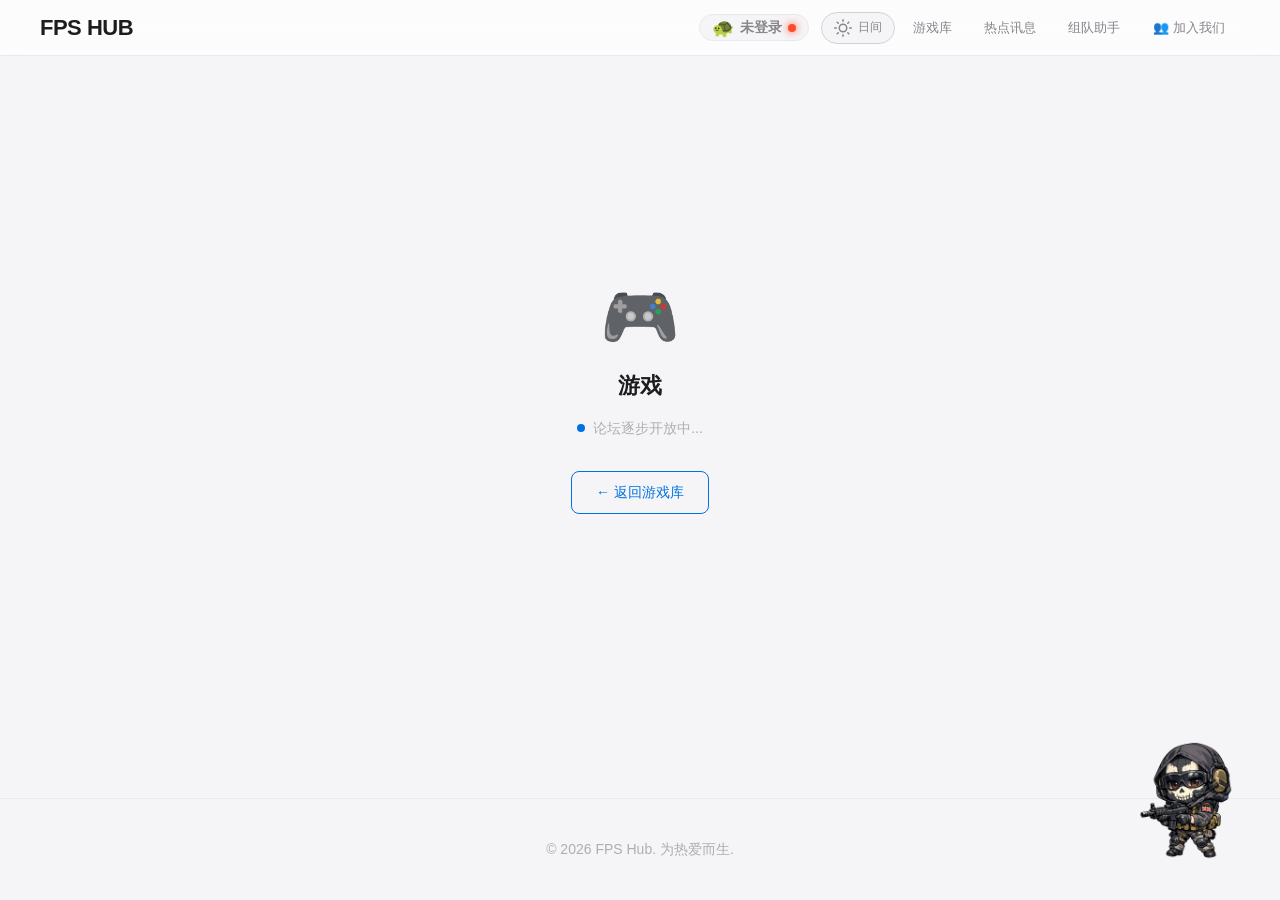
<file: forum-placeholder.html>
<!DOCTYPE html>
<html lang="zh-CN">
<head>
  <script>
    (function(){
      var t = localStorage.getItem('fpshub-theme');
      if (t) document.documentElement.setAttribute('data-theme', t);
    })();
  </script>
  <meta charset="UTF-8">
  <link rel="icon" type="image/jpeg" href="./assets/images/favicon.jpg">
  <meta name="viewport" content="width=device-width, initial-scale=1.0">
  <title>论坛建设中 | FPS Hub</title>
  <link rel="stylesheet" href="./assets/css/style.css">
  <style>
    .ph-body {
      min-height: 100vh;
      display: flex;
      flex-direction: column;
    }
    .ph-main {
      flex: 1;
      display: flex;
      align-items: center;
      justify-content: center;
      padding: 40px 20px;
    }
    .ph-card {
      text-align: center;
      max-width: 360px;
    }
    .ph-icon {
      font-size: 64px;
      line-height: 1;
      margin-bottom: 20px;
      filter: grayscale(0.3);
      animation: phFloat 3s ease-in-out infinite;
    }
    .ph-name {
      font-size: 22px;
      font-weight: 700;
      color: var(--text-primary);
      margin: 0 0 6px;
    }
    .ph-status {
      display: flex;
      align-items: center;
      justify-content: center;
      gap: 8px;
      color: var(--text-tertiary);
      font-size: 14px;
      margin: 16px 0 32px;
    }
    .ph-dot {
      width: 8px;
      height: 8px;
      border-radius: 50%;
      background: var(--accent);
      animation: phPulse 1.8s ease-in-out infinite;
    }
    .ph-back {
      display: inline-flex;
      align-items: center;
      gap: 6px;
      padding: 10px 24px;
      font-size: 14px;
      font-weight: 500;
      color: var(--accent);
      background: transparent;
      border: 1px solid var(--accent);
      border-radius: 8px;
      cursor: pointer;
      text-decoration: none;
      transition: all 0.2s ease;
    }
    .ph-back:hover {
      background: var(--accent);
      color: #fff;
    }
    @keyframes phFloat {
      0%, 100% { transform: translateY(0); }
      50% { transform: translateY(-8px); }
    }
    @keyframes phPulse {
      0%, 100% { opacity: 0.3; transform: scale(1); }
      50% { opacity: 1; transform: scale(1.6); }
    }
    footer { margin-top: auto; }
  </style>
</head>
<body>
  <div class="ph-body">
    <nav class="navbar">
      <div class="logo">
        <a href="index.html" style="color: inherit; text-decoration: none;">FPS HUB</a>
      </div>
      <ul class="nav-links">
        <li id="userStatusWidget" style="display: flex; align-items: center; gap: 10px; padding: 5px 10px; background: rgba(255,255,255,0.05); border-radius: 20px;">
          <span id="widgetAvatar" style="font-size: 18px; line-height: 1;">🐢</span>
          <span id="widgetUsername" style="color: #ccc; font-size: 14px; font-weight: bold;">未登录</span>
          <span id="widgetDot" style="width: 8px; height: 8px; background-color: #ff4b2b; border-radius: 50%; display: inline-block; box-shadow: 0 0 8px #ff4b2b;"></span>
        </li>
        <li><button id="themeToggleBtn" class="theme-toggle-btn" onclick="toggleTheme(); return false;" title="切换主题"><span class="toggle-icon"></span><span class="toggle-label">??</span></button></li>
        <li><a href="games.html">游戏库</a></li>
        <li><a href="news.html">热点讯息</a></li>
        <li><a href="match.html">组队助手</a></li>
        <li class="nav-join-container">
          <a href="join.html" class="nav-join-btn">👥 加入我们</a>
          <div class="nav-join-submenu">
            <a href="https://qun.qq.com/universal-share/share?ac=1&amp;authKey=jXjnaJmZs3zAfgapzyHPp2ZwPc4QVpMNlYr9Yfo%2BTB949tJ5hzfJ44ekNzn6M8ta&amp;busi_data=eyJncm91cENvZGUiOiI3MDMzOTYwMDYiLCJ0b2tlbiI6IjlsbFM5RTBqVzRQOWlpcWo5WTJKZWQyQnJJNkxzL1hSN0FnbUQyYXUrUEw5eThXWmM2a3VFT09YQXBnSmYzNUQiLCJ1aW4iOiIzNjYxNjg2NTkifQ%3D%3D&amp;data=ZD-B5qIyFcmCADhrLnzD6G_YA5h3e3gyh0UAQoWv2PFkTdUh4Z1ByCwwE3GEmBjM2tm8iiduB4C0uLNukjzBGw&amp;svctype=4&amp;tempid=h5_group_info" target="_blank" class="submenu-item qq-item"><span class="item-icon">💬</span> QQ 交流主群</a>
            <a href="https://t.me/fps_hub1001" target="_blank" class="submenu-item tg-item"><span class="item-icon">✨️</span> Telegram 频道</a>
            <a href="https://discord.gg/Z62Keahzv" target="_blank" class="submenu-item discord-item"><span class="item-icon">🏃</span> Discord 社区</a>
          </div>
        </li>
      </ul>
    </nav>

    <main class="ph-main">
      <div class="ph-card">
        <div class="ph-icon" id="phIcon">🎮</div>
        <h1 class="ph-name" id="phName">游戏</h1>
        <div class="ph-status">
          <span class="ph-dot"></span>
          <span>论坛逐步开放中...</span>
        </div>
        <a href="games.html" class="ph-back">← 返回游戏库</a>
      </div>
    </main>

    <footer><p>&copy; 2026 FPS Hub. 为热爱而生.</p></footer>
  </div>

  <script src="./assets/js/games-data.js"></script>
  <script src="./assets/js/main.js"></script>
  <script>
    (function(){
      var params = new URLSearchParams(window.location.search);
      var id = parseInt(params.get('id'), 10);
      if (id && typeof GAMES_DATABASE !== 'undefined') {
        var game = GAMES_DATABASE.find(function(g){ return g.id === id; });
        if (game) {
          document.getElementById('phIcon').textContent = game.icon || '🎮';
          document.getElementById('phName').textContent = game.name;
          document.title = game.name + ' 论坛建设中 | FPS Hub';
        }
      }
    })();
  </script>
</body>
</html>
</file>
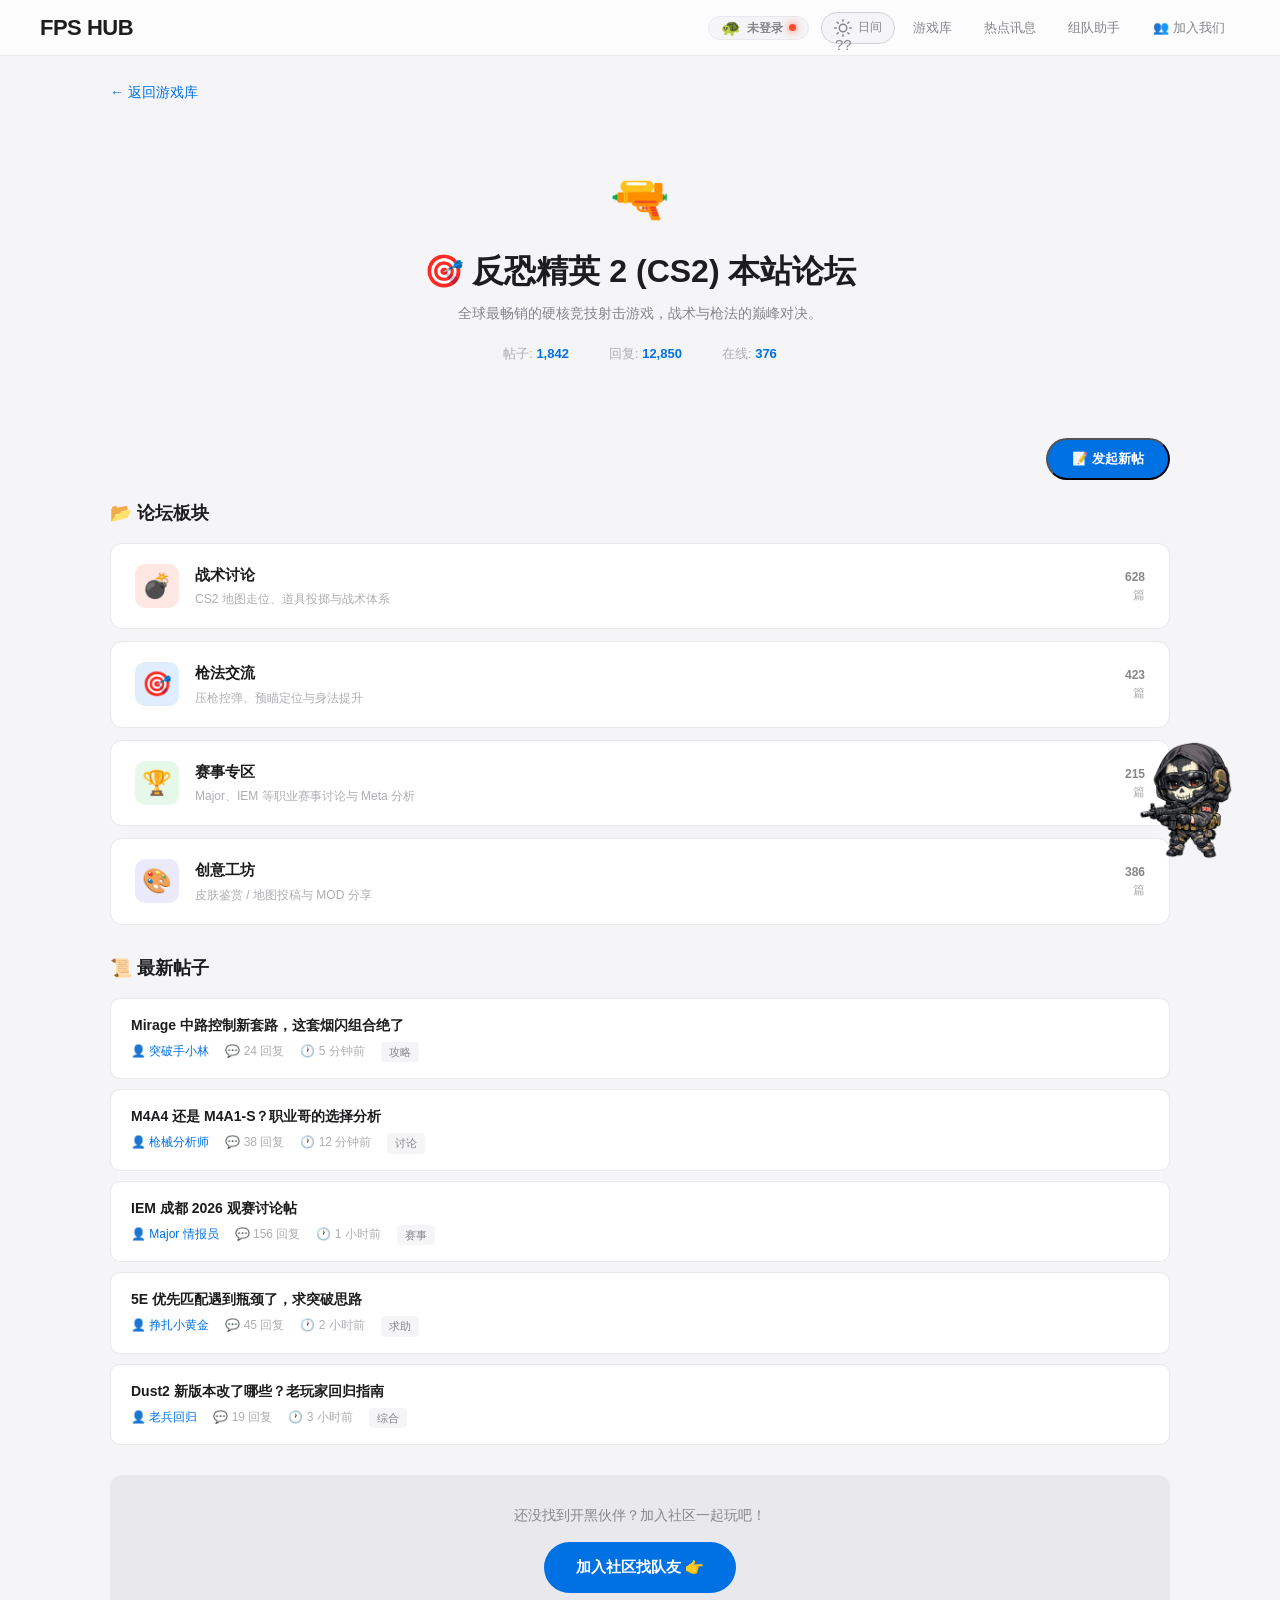
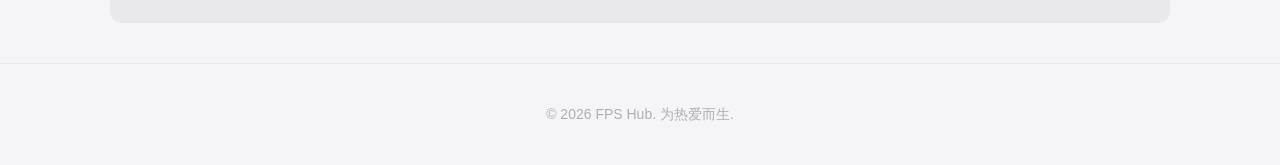
<file: forum.html>
<!DOCTYPE html>
<html lang="zh-CN">
<head>
    <meta charset="UTF-8">
    <link rel="icon" type="image/jpeg" href="./assets/images/favicon.jpg">
    <meta name="viewport" content="width=device-width, initial-scale=1.0">
    <title>FPS 论坛 | FPS Hub</title>
    <link rel="stylesheet" href="./assets/css/style.css">
    <style>
        .forum-wrapper { max-width: 1100px; margin: 80px auto 40px; padding: 0 20px; }
        .forum-header { text-align: center; padding: 40px 0 50px; }
        .forum-header .game-icon { font-size: 48px; margin-bottom: 12px; }
        .forum-header h1 { font-size: 32px; font-weight: 700; color: var(--text-primary); margin-bottom: 8px; }
        .forum-header p { color: var(--text-secondary); font-size: 14px; }
        .forum-stats { display: flex; justify-content: center; gap: 40px; margin-top: 20px; }
        .forum-stats span { font-size: 13px; color: var(--text-tertiary); }
        .forum-stats strong { color: var(--accent); font-weight: 600; }

        .forum-categories { display: flex; flex-direction: column; gap: 12px; margin-bottom: 30px; }
        .category-card { background: var(--bg-card); border: 1px solid var(--card-border); border-radius: 12px; padding: 20px 24px; cursor: pointer; transition: all 0.2s ease; display: flex; align-items: center; justify-content: space-between; }
        .category-card:hover { border-color: var(--accent); box-shadow: var(--shadow-sm); transform: translateY(-2px); }
        .category-left { display: flex; align-items: center; gap: 16px; }
        .category-icon { font-size: 24px; width: 44px; height: 44px; display: flex; align-items: center; justify-content: center; background: var(--tag-bg); border-radius: 10px; }
        .category-info h3 { font-size: 15px; font-weight: 600; color: var(--text-primary); margin: 0 0 4px; }
        .category-info p { font-size: 12px; color: var(--text-tertiary); margin: 0; }
        .category-meta { text-align: right; font-size: 12px; color: var(--text-tertiary); }
        .category-meta .count { display: block; font-weight: 600; color: var(--text-secondary); }

        .topic-list { display: flex; flex-direction: column; gap: 10px; }
        .topic-row { background: var(--bg-card); border: 1px solid var(--border-light); border-radius: 10px; padding: 16px 20px; transition: all 0.2s ease; cursor: pointer; }
        .topic-row:hover { border-color: var(--accent); box-shadow: var(--shadow-sm); }
        .topic-title { font-size: 14px; font-weight: 600; color: var(--text-primary); margin: 0 0 6px; }
        .topic-meta { display: flex; gap: 16px; font-size: 12px; color: var(--text-tertiary); }
        .topic-meta .author { color: var(--accent); }
        .topic-meta .tag { background: var(--tag-bg); padding: 2px 8px; border-radius: 4px; color: var(--text-secondary); font-size: 11px; }

        .forum-sidebar { font-size: 13px; color: var(--text-secondary); line-height: 1.8; }
        .back-link { display: inline-flex; align-items: center; gap: 8px; margin-bottom: 20px; color: var(--accent); text-decoration: none; font-size: 14px; font-weight: 500; }
        .back-link:hover { text-decoration: underline; }
    </style>
</head>
<body>
    <nav class="navbar">
        <div class="logo"><a href="index.html">FPS HUB</a></div>
        <ul class="nav-links">
            <li id="userStatusWidget" style="display:flex;align-items:center;gap:8px;padding:4px 12px;background:var(--tag-bg);border-radius:20px;border:1px solid var(--tag-border);cursor:pointer;font-size:13px;">
                <span id="widgetAvatar" style="font-size:16px;line-height:1;">??</span>
                <span id="widgetUsername" style="font-size:12px;font-weight:600;color:var(--text-secondary);">未登录</span>
                <span id="widgetDot" style="width:7px;height:7px;background-color:#ff4b2b;border-radius:50%;display:inline-block;box-shadow:0 0 8px #ff4b2b;"></span>
            </li>
            <li><button id="themeToggleBtn" class="theme-toggle-btn" onclick="toggleTheme();return false;" title="切换主题"><span class="toggle-icon">??</span><span class="toggle-label">??</span></button></li>
            <li><a href="games.html">游戏库</a></li>
            <li><a href="news.html">热点讯息</a></li>
            <li><a href="match.html">组队助手</a></li>
            <li class="nav-join-container">
                <a href="join.html" class="nav-join-btn">👥 加入我们</a>
                <div class="nav-join-submenu">
                    <a href="https://qun.qq.com/..." target="_blank" class="submenu-item qq-item"><span class="item-icon">💰</span> QQ 交流主群</a>
                    <a href="https://t.me/fps_hub1001" target="_blank" class="submenu-item tg-item"><span class="item-icon">✨️</span> Telegram 频道</a>
                    <a href="https://discord.gg/Z62Keahzv" target="_blank" class="submenu-item discord-item"><span class="item-icon">🏃</span> Discord 社区</a>
                </div>
            </li>
        </ul>
    </nav>

    <div class="forum-wrapper">
        <a href="games.html" class="back-link">← 返回游戏库</a>
        <div class="forum-header" id="forumHeader">
            <div class="game-icon" id="gameIcon">??</div>
            <h1 id="gameTitle">????</h1>
            <p id="gameDesc">FPS Hub ???????</p>
            <div class="forum-stats">
                <span>帖子: <strong id="topicCount">-</strong></span>
                <span>回复: <strong id="postCount">-</strong></span>
                <span>在线: <strong id="onlineCount">-</strong></span>
            </div>
        </div>

        <div style="display: flex; justify-content: flex-end; margin-bottom: 20px;"><button id="forumNewPostBtn" class="btn" style="padding: 10px 24px; font-size: 13px;" onclick="document.getElementById('forumPostMock').style.display='block'; this.style.display='none';">📝 发起新帖</button></div><div id="forumPostMock" style="display: none; background: var(--bg-card); border: 1px solid var(--card-border); border-radius: 12px; padding: 24px; margin-bottom: 24px;"><h3 style="font-size: 16px; margin: 0 0 16px; color: var(--text-primary);">✏️ 发起新帖</h3><input type="text" placeholder="帖子标题..." style="width: 100%; padding: 12px; background: var(--input-bg); border: 1px solid var(--input-border); border-radius: 8px; color: var(--input-text); margin-bottom: 12px; box-sizing: border-box;"><textarea placeholder="帖子内容..." rows="4" style="width: 100%; padding: 12px; background: var(--input-bg); border: 1px solid var(--input-border); border-radius: 8px; color: var(--input-text); resize: vertical; margin-bottom: 12px; box-sizing: border-box;"></textarea><div style="display: flex; gap: 10px; justify-content: flex-end;"><button onclick="document.getElementById('forumPostMock').style.display='none'; document.getElementById('forumNewPostBtn').style.display=''" style="padding: 8px 18px; background: transparent; border: 1px solid var(--border); border-radius: 8px; color: var(--text-secondary); cursor: pointer;">取消</button><button onclick="alert('✅ 演示模式：帖子已发布（本地模拟）'); document.getElementById('forumPostMock').style.display='none'; document.getElementById('forumNewPostBtn').style.display=''" style="padding: 8px 18px; background: var(--accent); border: none; border-radius: 8px; color: #fff; cursor: pointer;">发布</button></div></div>
        <div id="forumContent"></div>
    </div>

    <footer><p>&copy; 2026 FPS Hub. 为热爱而生.</p></footer>

    <script src="./assets/js/main.js"></script>
    <script>
                const GAME_DATA = {
            cs2: {
                name: "反恐精英 2 (CS2)", icon: "🔫", emoji: "🎯",
                desc: "全球最畅销的硬核竞技射击游戏，战术与枪法的巅峰对决。",
                topics: 1842, posts: 12850, online: 376,
                categories: [
                    { icon: "💣", name: "战术讨论", desc: "CS2 地图走位、道具投掷与战术体系", threads: 628, iconBg: "#ff4b2b" },
                    { icon: "🎯", name: "枪法交流", desc: "压枪控弹、预瞄定位与身法提升", threads: 423, iconBg: "#0071e3" },
                    { icon: "🏆", name: "赛事专区", desc: "Major、IEM 等职业赛事讨论与 Meta 分析", threads: 215, iconBg: "#34c759" },
                    { icon: "🎨", name: "创意工坊", desc: "皮肤鉴赏 / 地图投稿与 MOD 分享", threads: 386, iconBg: "#5856d6" }
                ],
                recentTopics: [
                    { title: "Mirage 中路控制新套路，这套烟闪组合绝了", author: "突破手小林", replies: 24, time: "5 分钟前", tag: "攻略", url: "#" },
                    { title: "M4A4 还是 M4A1-S？职业哥的选择分析", author: "枪械分析师", replies: 38, time: "12 分钟前", tag: "讨论", url: "#" },
                    { title: "IEM 成都 2026 观赛讨论帖", author: "Major 情报员", replies: 156, time: "1 小时前", tag: "赛事", url: "#" },
                    { title: "5E 优先匹配遇到瓶颈了，求突破思路", author: "挣扎小黄金", replies: 45, time: "2 小时前", tag: "求助", url: "#" },
                    { title: "Dust2 新版本改了哪些？老玩家回归指南", author: "老兵回归", replies: 19, time: "3 小时前", tag: "综合", url: "#" }
                ]
            },
            valorant: {
                name: "无畏契约 (Valorant)", icon: "🗡", emoji: "🔮",
                desc: "技能与枪法完美结合的战术竞技射击游戏。",
                topics: 2156, posts: 15680, online: 523,
                categories: [
                    { icon: "🔫", name: "英雄攻略", desc: "Valorant 英雄技能连招与对位克制", threads: 745, iconBg: "#ff4b2b" },
                    { icon: "💡", name: "意识教学", desc: "经济运营、地图控制与残局处理", threads: 512, iconBg: "#0071e3" },
                    { icon: "🏅", name: "赛事竞猜", desc: "VCT 各大赛区战况与冠军赛预测", threads: 324, iconBg: "#ffd700" },
                    { icon: "🎭", name: "娱乐闲聊", desc: "开黑组队 / 日常趣事与段子分享", threads: 467, iconBg: "#5856d6" }
                ],
                recentTopics: [
                    { title: "新英雄「灵光」技能深度解析与实战连招", author: "攻略大师", replies: 42, time: "8 分钟前", tag: "攻略", url: "#" },
                    { title: "冠军赛 EDG 对阵 TH 这场看傻了", author: "CN 粉丝", replies: 89, time: "20 分钟前", tag: "赛事", url: "#" },
                    { title: "Phantom 还是 Vandal？版本答案究竟是什么", author: "枪械测试员", replies: 34, time: "1 小时前", tag: "讨论", url: "#" },
                    { title: "2026 新地图「裂隙」点位报点全攻略", author: "地图大师", replies: 27, time: "2 小时前", tag: "攻略", url: "#" },
                    { title: "单排上神话了，分享一些上分小心得", author: "单排战士", replies: 112, time: "3 小时前", tag: "分享", url: "#" }
                ]
            },
            apex: {
                name: "Apex 英雄", icon: "⚡", emoji: "🏆",
                desc: "快节奏大逃杀，极致身法与团队配合的完美结合。",
                topics: 1689, posts: 11450, online: 412,
                categories: [
                    { icon: "⚡", name: "传奇攻略", desc: "Apex 传奇技能搭配与阵容组合", threads: 534, iconBg: "#ff4b2b" },
                    { icon: "🎯", name: "枪械评测", desc: "版本武器强度排行与配件推荐", threads: 387, iconBg: "#0071e3" },
                    { icon: "🛡", name: "身法课堂", desc: "滑铲跳、蹬墙跳等进阶身法教学", threads: 298, iconBg: "#34c759" },
                    { icon: "🎮", name: "开黑专区", desc: "找队友 / 段位冲刺与娱乐匹配", threads: 412, iconBg: "#5856d6" }
                ],
                recentTopics: [
                    { title: "第 25 赛季通行证值得买吗？奖励全览", author: "通行证达人", replies: 67, time: "3 分钟前", tag: "综合", url: "#" },
                    { title: "排位被炸鱼了怎么办？上分避坑指南", author: "受害者联盟", replies: 128, time: "15 分钟前", tag: "求助", url: "#" },
                    { title: "R-99 还是 CAR？SMG 版本答案之争", author: "枪械控", replies: 43, time: "40 分钟前", tag: "讨论", url: "#" },
                    { title: "新传奇「风暴」技能爆料 + 实战评测", author: "情报特工", replies: 31, time: "1 小时前", tag: "攻略", url: "#" },
                    { title: "三排固定车队招募，钻石以上来", author: "车队队长", replies: 22, time: "3 小时前", tag: "组队", url: "#" }
                ]
            }
        };

        function getGameParam() {
            const params = new URLSearchParams(window.location.search);
            return params.get("game") || "cs2";
        }

        function loadForum() {
            const gameKey = getGameParam();
            const data = GAME_DATA[gameKey] || GAME_DATA["cs2"];

            document.getElementById("gameIcon").textContent = data.icon;
            document.getElementById("gameTitle").textContent = `${data.emoji} ${data.name} 本站论坛`;
            document.getElementById("gameDesc").textContent = data.desc;
            document.getElementById("topicCount").textContent = data.topics.toLocaleString();
            document.getElementById("postCount").textContent = data.posts.toLocaleString();
            document.getElementById("onlineCount").textContent = data.online;

            const container = document.getElementById("forumContent");
            let html = "<h2 style='font-size:18px;font-weight:600;margin-bottom:16px;color:var(--text-primary);'>📂 论坛板块</h2>";
            html += '<div class="forum-categories">';
            data.categories.forEach(cat => {
                html += `<div class="category-card">
                    <div class="category-left">
                        <div class="category-icon" style="background:${cat.iconBg}20;color:${cat.iconBg}">${cat.icon}</div>
                        <div class="category-info"><h3>${cat.name}</h3><p>${cat.desc}</p></div>
                    </div>
                    <div class="category-meta"><span class="count">${cat.threads}</span>篇</div>
                </div>`;
            });
            html += "</div>";

            html += "<h2 style='font-size:18px;font-weight:600;margin:30px 0 16px;color:var(--text-primary);'>📜 最新帖子</h2>";
            html += '<div class="topic-list">';
            data.recentTopics.forEach(topic => {
                html += `<div class="topic-row" onclick="window.open('${topic.url}','_blank')">
                    <h4 class="topic-title">${topic.title}</h4>
                    <div class="topic-meta">
                        <span class="author">👤 ${topic.author}</span>
                        <span>💬 ${topic.replies} 回复</span>
                        <span>🕐 ${topic.time}</span>
                        <span class="tag">${topic.tag}</span>
                    </div>
                </div>`;
            });
            html += "</div>";

            html += '<div style="background:var(--bg-tertiary);border-radius:12px;padding:30px;text-align:center;margin-top:30px;">';
            html += '<p style="color:var(--text-secondary);font-size:14px;margin-bottom:16px;">还没找到开黑伙伴？加入社区一起玩吧！</p>';
            html += '<a href="join.html" class="btn" style="display:inline-block;margin-top:0;">加入社区找队友 👉</a>';
            html += "</div>";

            container.innerHTML = html;
        }

        document.addEventListener("DOMContentLoaded", loadForum);
    </script>
</body>
</html>
</file>
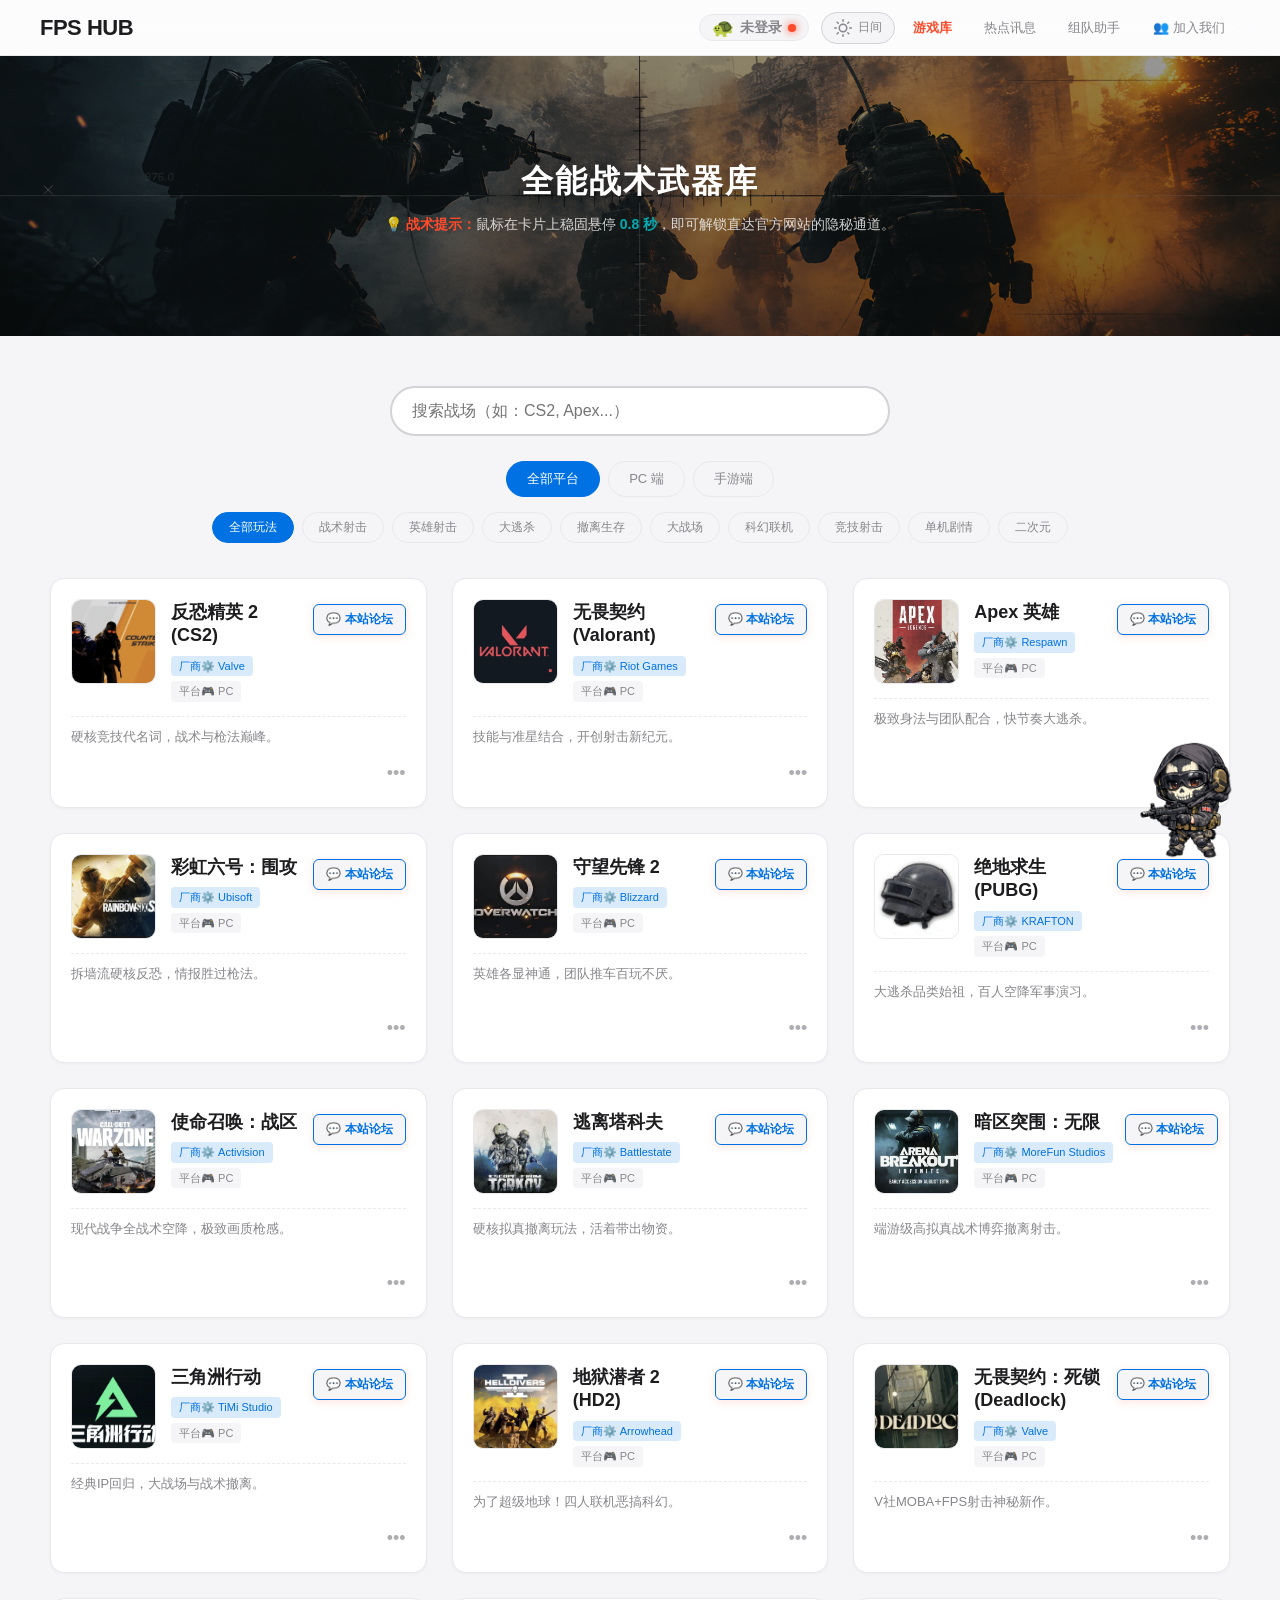
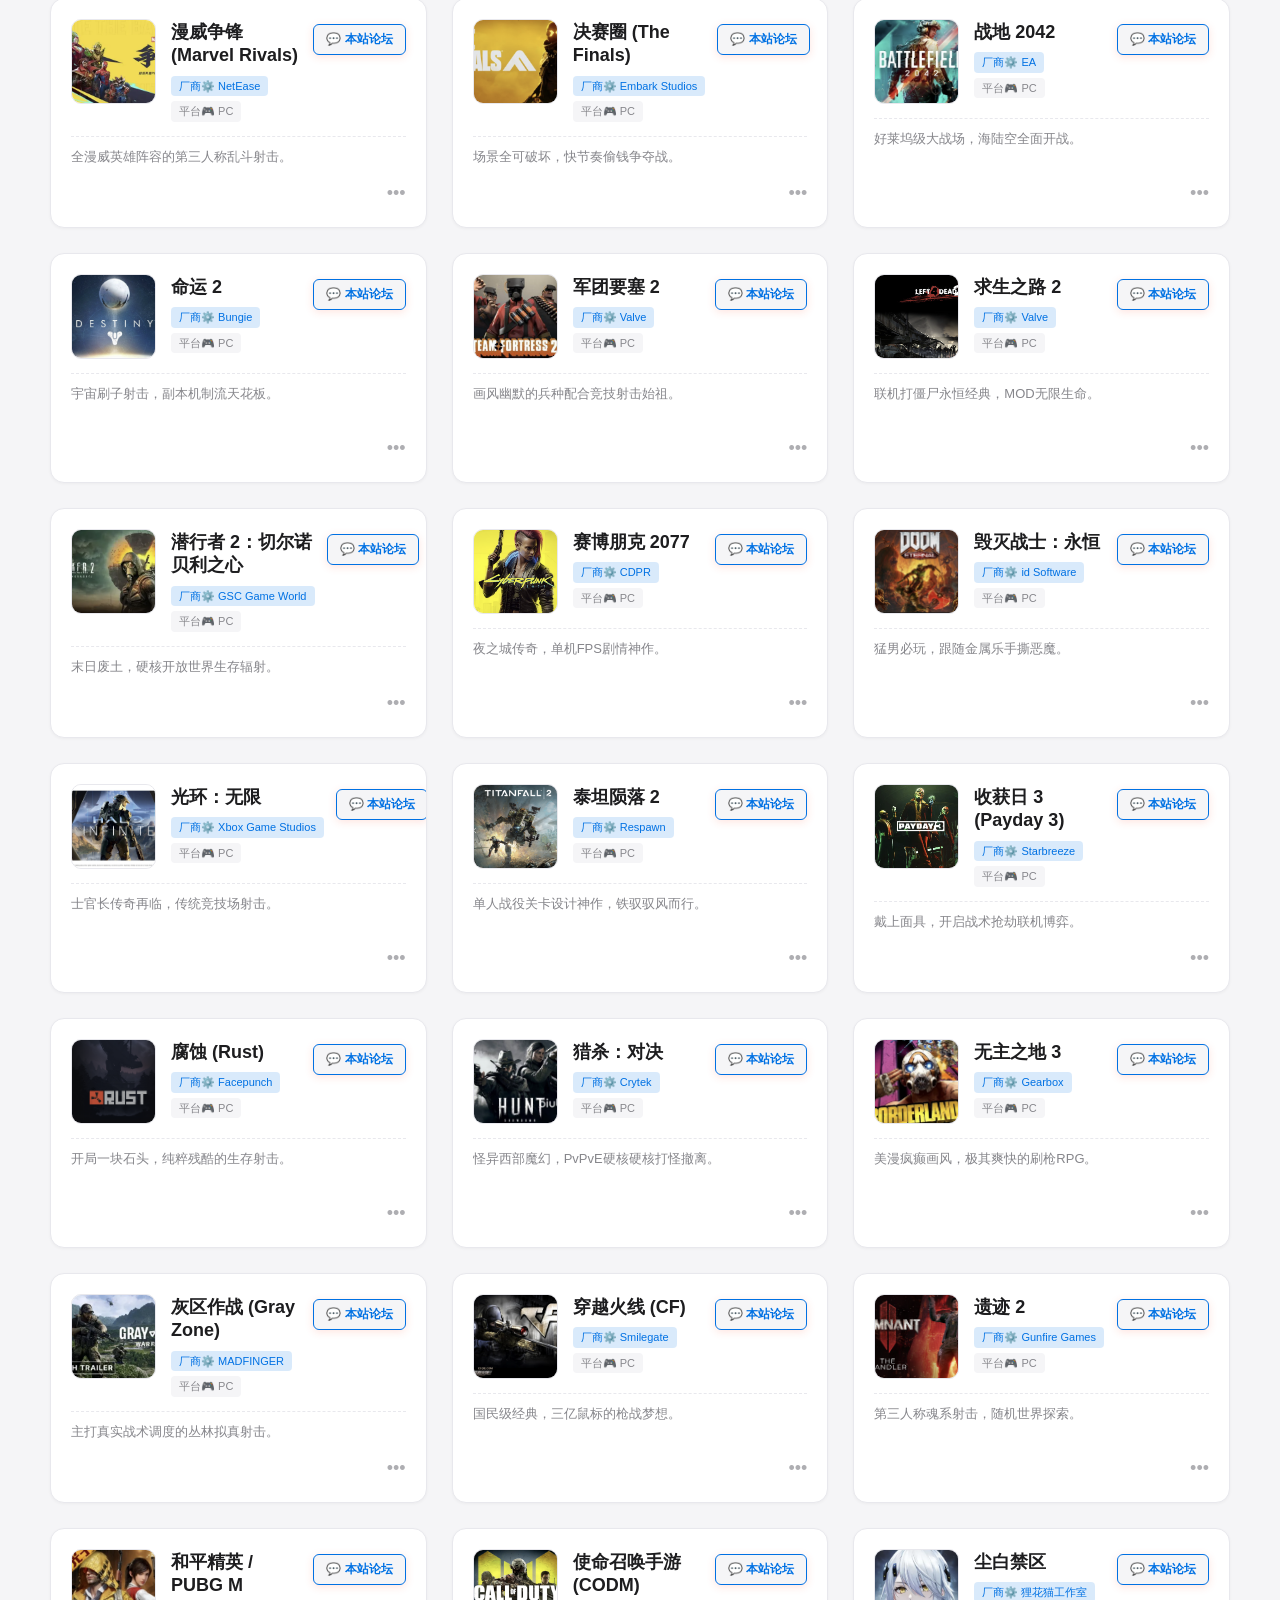
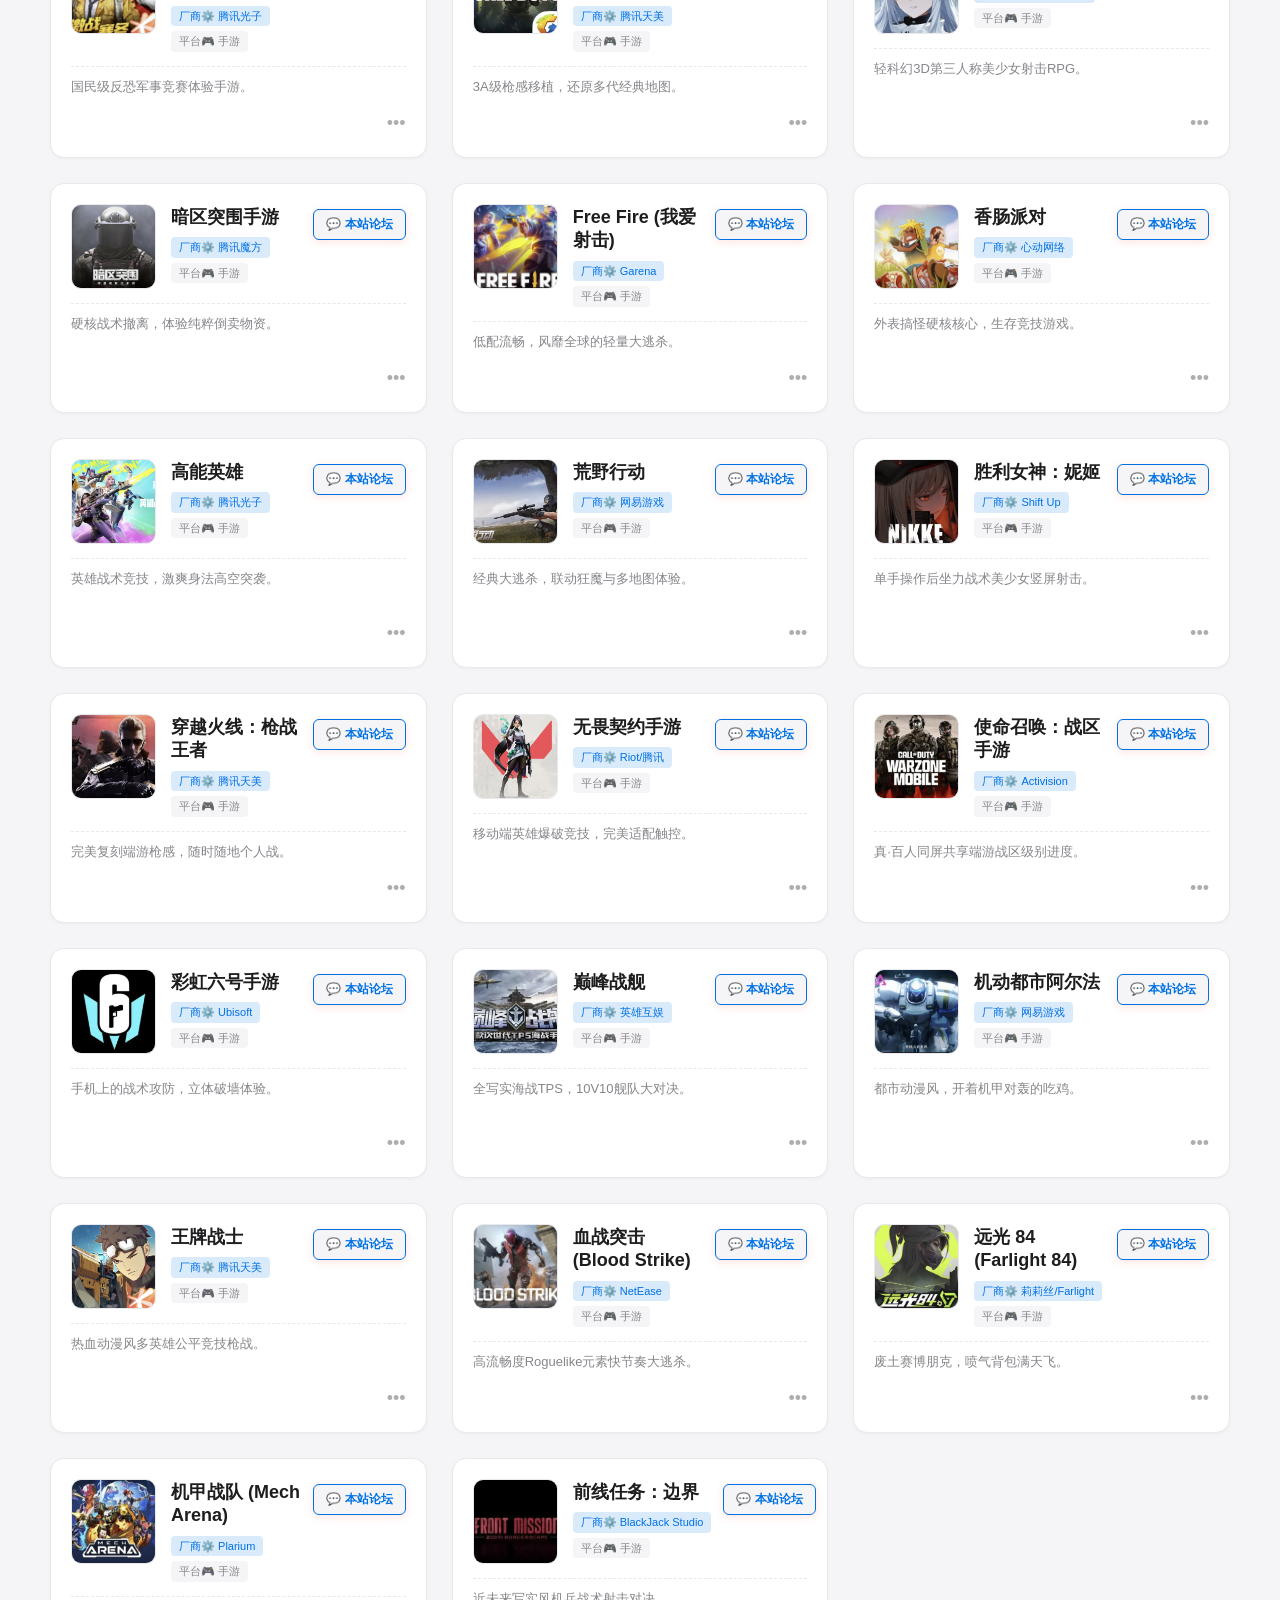
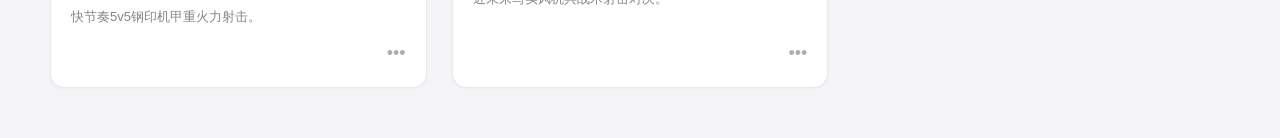
<file: games.html>
﻿<!DOCTYPE html>
<html lang="zh-CN">
<head>
  <!-- Prevent FOUC: set theme before first paint -->
  <script>
    (function(){
      var t = localStorage.getItem('fpshub-theme');
      if (t) document.documentElement.setAttribute('data-theme', t);
    })();
  </script>

    <meta charset="UTF-8">
    <link rel="icon" type="image/jpeg" href="./assets/images/favicon.jpg">
    <meta name="viewport" content="width=device-width, initial-scale=1.0">
    <title>游戏库中心 | FPS Hub</title>
    <link rel="stylesheet" href="./assets/css/style.css">
</head>
<body>
    <nav class="navbar">
        <div class="logo">
            <a href="index.html" style="color: inherit; text-decoration: none;">FPS HUB</a>
        </div>
        
        <ul class="nav-links">
            <li id="userStatusWidget" style="display: flex; align-items: center; gap: 10px; padding: 5px 10px; background: rgba(255,255,255,0.05); border-radius: 20px;">
                <span id="widgetAvatar" style="font-size: 18px; line-height: 1;">🐢</span>
                <span id="widgetUsername" style="color: #ccc; font-size: 14px; font-weight: bold;">未登录</span>
                <span id="widgetDot" style="width: 8px; height: 8px; background-color: #ff4b2b; border-radius: 50%; display: inline-block; box-shadow: 0 0 8px #ff4b2b;"></span>
            </li>
            <li><button id="themeToggleBtn" class="theme-toggle-btn" onclick="toggleTheme(); return false;" title="切换主题"><span class="toggle-icon"></span><span class="toggle-label">??</span></button></li>

            <li><a href="games.html" style="color: #ff4b2b; font-weight: bold;">游戏库</a></li>
            <li><a href="news.html">热点讯息</a></li>
            <li><a href="match.html">组队助手</a></li>
            
            <li class="nav-join-container">
                <a href="join.html" class="nav-join-btn">👥 加入我们</a>
                
                <div class="nav-join-submenu">
                    <a href="https://qun.qq.com/universal-share/share?ac=1&authKey=jXjnaJmZs3zAfgapzyHPp2ZwPc4QVpMNlYr9Yfo%2BTB949tJ5hzfJ44ekNzn6M8ta&busi_data=eyJncm91cENvZGUiOiI3MDMzOTYwMDYiLCJ0b2tlbiI6IjlsbFM5RTBqVzRQOWlpcWo5WTJKZWQyQnJJNkxzL1hSN0FnbUQyYXUrUEw5eThXWmM2a3VFT09YQXBnSmYzNUQiLCJ1aW4iOiIzNjYxNjg2NTkifQ%3D%3D&data=ZD-B5qIyFcmCADhrLnzD6G_YA5h3e3gyh0UAQoWv2PFkTdUh4Z1ByCwwE3GEmBjM2tm8iiduB4C0uLNukjzBGw&svctype=4&tempid=h5_group_info" target="_blank" class="submenu-item qq-item">
                        <span class="item-icon">💬</span> QQ 交流主群
                    </a>

                    <a href="https://t.me/fps_hub1001" target="_blank" class="submenu-item tg-item">
                         <span class="item-icon">✈️</span> Telegram 频道
                    </a>

                    <a href="https://discord.gg/Z62Keahzv" target="_blank" class="submenu-item discord-item">
                        <span class="item-icon">🎮</span> Discord 社区
                    </a>

                    <a href="#" target="_blank" class="submenu-item kook-item">
                        <span class="item-icon">🎙️</span> KOOK （未开放
                    </a>
                </div>
            </li>
        </ul>
    </nav>

    <div style="height: 280px; margin-top: 56px; background: linear-gradient(rgba(0,0,0,0.4),rgba(0,0,0,0.55)), url('./assets/images/games-header-bg.png'); background-size: cover; background-position: center; display: flex; flex-direction: column; align-items: center; justify-content: center; text-align: center;">
        <h1 style="color: #fff; font-size: 32px; letter-spacing: 2px; font-weight: 700; text-shadow: 0 2px 12px rgba(0,0,0,0.4); margin-bottom: 8px;">全能战术武器库</h1>
        <p style="color: rgba(255,255,255,0.8); font-size: 14px; max-width: 600px; line-height: 1.6;">
            💡 <span style="color: #ff4b2b; font-weight: bold;">战术提示：</span>鼠标在卡片上稳固悬停 <span style="color: #00adb5; font-weight: bold;">0.8 秒</span>，即可解锁直达官方网站的隐秘通道。
        </p>
    </div>

    <div class="filter-panel">
        <div class="search-container">
            <input type="text" id="searchInput" placeholder="搜索战场（如：CS2, Apex...）">
            <span class="clear-search" id="clearSearch">&times;</span>
        </div>

        <div class="main-tags">
            <button class="tag-btn active" data-type="all">全部平台</button>
            <button class="tag-btn" data-type="PC">PC 端</button>
            <button class="tag-btn" data-type="手游">手游端</button>
        </div>

        <div class="sub-tags" id="subTagContainer"></div>
    </div>

    <section class="games-library">
        <div class="library-grid" id="libraryGrid"></div>
        <div class="no-results" id="noResults">🚫 抱歉，军械库暂未收录该战场</div>
    </section>

    <div class="toast" id="toast"></div>

    <script src="./assets/js/main.js"></script>
    <script src="./assets/js/games-data.js"></script>
    <script src="./assets/js/games.js"></script>
</body>
</html>
</file>
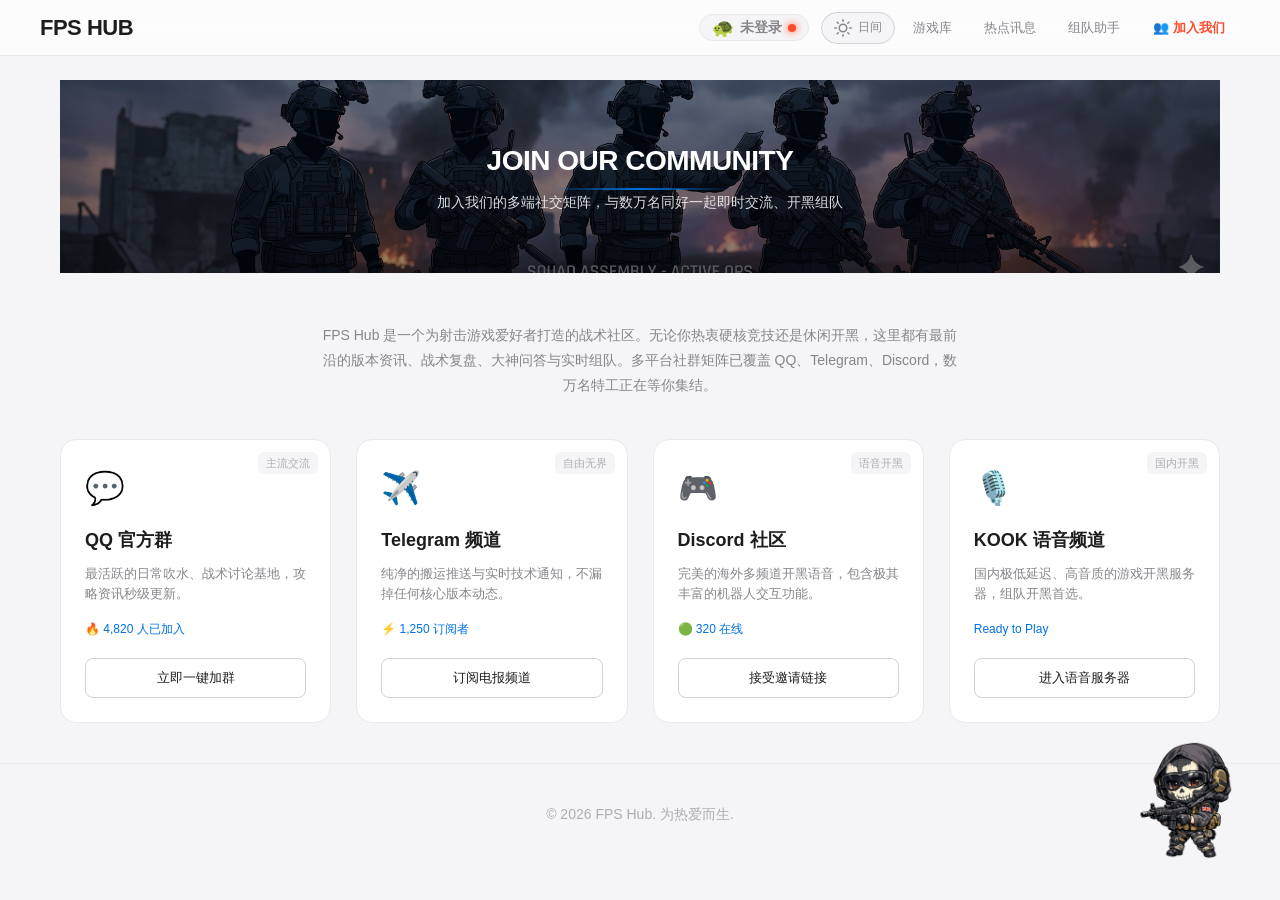
<file: join.html>
﻿<!DOCTYPE html>
<html lang="zh-CN">
<head>
  <!-- Prevent FOUC: set theme before first paint -->
  <script>
    (function(){
      var t = localStorage.getItem('fpshub-theme');
      if (t) document.documentElement.setAttribute('data-theme', t);
    })();
  </script>

    <meta charset="UTF-8">
    <link rel="icon" type="image/jpeg" href="./assets/images/favicon.jpg">
    <meta name="viewport" content="width=device-width, initial-scale=1.0">
    <title>加入我们 | FPS Hub</title>
    <link rel="stylesheet" href="./assets/css/style.css">
    <link rel="stylesheet" href="./assets/css/join.css">
</head>
<body> 
    <nav class="navbar">
        <div class="logo">
            <a href="index.html" style="color: inherit; text-decoration: none;">FPS HUB</a>
        </div>
        
        <ul class="nav-links">
            <li id="userStatusWidget" style="display: flex; align-items: center; gap: 10px; padding: 5px 10px; background: rgba(255,255,255,0.05); border-radius: 20px;">
                <span id="widgetAvatar" style="font-size: 18px; line-height: 1;">🐢</span>
                <span id="widgetUsername" style="color: #ccc; font-size: 14px; font-weight: bold;">未登录</span>
                <span id="widgetDot" style="width: 8px; height: 8px; background-color: #ff4b2b; border-radius: 50%; display: inline-block; box-shadow: 0 0 8px #ff4b2b;"></span>
            </li>
            <li><button id="themeToggleBtn" class="theme-toggle-btn" onclick="toggleTheme(); return false;" title="切换主题"><span class="toggle-icon"></span><span class="toggle-label">??</span></button></li>

            <li><a href="games.html">游戏库</a></li>
            <li><a href="news.html">热点讯息</a></li>
            <li><a href="match.html">组队助手</a></li>
            
            <li class="nav-join-container">
                <a href="join.html" class="nav-join-btn" style="color: #ff4b2b; font-weight: bold;">👥 加入我们</a>
                
                <div class="nav-join-submenu">
                    <a href="https://qun.qq.com/universal-share/share?ac=1&authKey=jXjnaJmZs3zAfgapzyHPp2ZwPc4QVpMNlYr9Yfo%2BTB949tJ5hzfJ44ekNzn6M8ta&busi_data=eyJncm91cENvZGUiOiI3MDMzOTYwMDYiLCJ0b2tlbiI6IjlsbFM5RTBqVzRQOWlpcWo5WTJKZWQyQnJJNkxzL1hSN0FnbUQyYXUrUEw5eThXWmM2a3VFT09YQXBnSmYzNUQiLCJ1aW4iOiIzNjYxNjg2NTkifQ%3D%3D&data=ZD-B5qIyFcmCADhrLnzD6G_YA5h3e3gyh0UAQoWv2PFkTdUh4Z1ByCwwE3GEmBjM2tm8iiduB4C0uLNukjzBGw&svctype=4&tempid=h5_group_info" target="_blank" class="submenu-item qq-item">
                        <span class="item-icon">💬</span> QQ 交流主群
                    </a>
                    <a href="https://t.me/fps_hub1001" target="_blank" class="submenu-item tg-item">
                        <span class="item-icon">✈️</span> Telegram 频道
                    </a>
                    <a href="https://discord.gg/Z62Keahzv" target="_blank" class="submenu-item discord-item">
                        <span class="item-icon">🎮</span> Discord 社区
                    </a>
                    <a href="#" target="_blank" class="submenu-item kook-item">
                        <span class="item-icon">🎙️</span> KOOK（未开放
                    </a>
                </div>
            </li>
        </ul>
    </nav>

    <div class="join-page-wrapper">
        <div class="join-header" style="background: linear-gradient(rgba(0,0,0,0.3),rgba(0,0,0,0.4)), url('./assets/images/join-header-bg.png'); background-size: cover; background-position: center; padding: 60px 20px; margin-top: 0; border-radius: 0;">
            <h2>JOIN OUR COMMUNITY</h2>
            <p>加入我们的多端社交矩阵，与数万名同好一起即时交流、开黑组队</p>
            </div>

        <div class="join-intro-section">
            <p class="join-intro">FPS Hub 是一个为射击游戏爱好者打造的战术社区。无论你热衷硬核竞技还是休闲开黑，这里都有最前沿的版本资讯、战术复盘、大神问答与实时组队。多平台社群矩阵已覆盖 QQ、Telegram、Discord，数万名特工正在等你集结。</p>
        </div>

        <div class="social-matrix-grid">
            
            <div class="social-card qq-card">
                <div class="social-badge">主流交流</div>
                <div class="social-main">
                    <div class="social-icon">💬</div>
                    <h3>QQ 官方群</h3>
                    <p class="social-desc">最活跃的日常吹水、战术讨论基地，攻略资讯秒级更新。</p>
                    <span class="member-count">🔥 4,820 人已加入</span>
                </div>
                <button class="join-action-btn" onclick="window.open('https://qun.qq.com/universal-share/share?ac=1&authKey=jXjnaJmZs3zAfgapzyHPp2ZwPc4QVpMNlYr9Yfo%2BTB949tJ5hzfJ44ekNzn6M8ta&busi_data=eyJncm91cENvZGUiOiI3MDMzOTYwMDYiLCJ0b2tlbiI6IjlsbFM5RTBqVzRQOWlpcWo5WTJKZWQyQnJJNkxzL1hSN0FnbUQyYXUrUEw5eThXWmM2a3VFT09YQXBnSmYzNUQiLCJ1aW4iOiIzNjYxNjg2NTkifQ%3D%3D&data=ZD-B5qIyFcmCADhrLnzD6G_YA5h3e3gyh0UAQoWv2PFkTdUh4Z1ByCwwE3GEmBjM2tm8iiduB4C0uLNukjzBGw&svctype=4&tempid=h5_group_info', '_blank')">立即一键加群</button>
            </div>

            <div class="social-card tg-card">
                <div class="social-badge">自由无界</div>
                <div class="social-main">
                    <div class="social-icon">✈️</div>
                    <h3>Telegram 频道</h3>
                    <p class="social-desc">纯净的搬运推送与实时技术通知，不漏掉任何核心版本动态。</p>
                    <span class="member-count">⚡ 1,250 订阅者</span>
                </div>
                <button class="join-action-btn" onclick="window.open('https://t.me/fps_hub1001', '_blank')">订阅电报频道</button>
            </div>

            <div class="social-card discord-card">
                <div class="social-badge">语音开黑</div>
                <div class="social-main">
                    <div class="social-icon">🎮</div>
                    <h3>Discord 社区</h3>
                    <p class="social-desc">完美的海外多频道开黑语音，包含极其丰富的机器人交互功能。</p>
                    <span class="member-count">🟢 320 在线</span>
                </div>
                <button class="join-action-btn" onclick="window.open('https://discord.gg/Z62Keahzv', '_blank')">接受邀请链接</button>
            </div>

            <div class="social-card kook-card">
                <div class="social-badge">国内开黑</div>
                <div class="social-main">
                    <div class="social-icon">🎙️</div>
                    <h3>KOOK 语音频道</h3>
                    <p class="social-desc">国内极低延迟、高音质的游戏开黑服务器，组队开黑首选。</p>
                    <span class="member-count"> Ready to Play</span>
                </div>
                <button class="join-action-btn" onclick="window.open('#', '_blank')">进入语音服务器</button>
            </div>

        </div>
    </div>

    <footer>
        <p>&copy; 2026 FPS Hub. 为热爱而生.</p>
    </footer>

    <script src="./assets/js/main.js"></script>
</body>
</html>
</file>
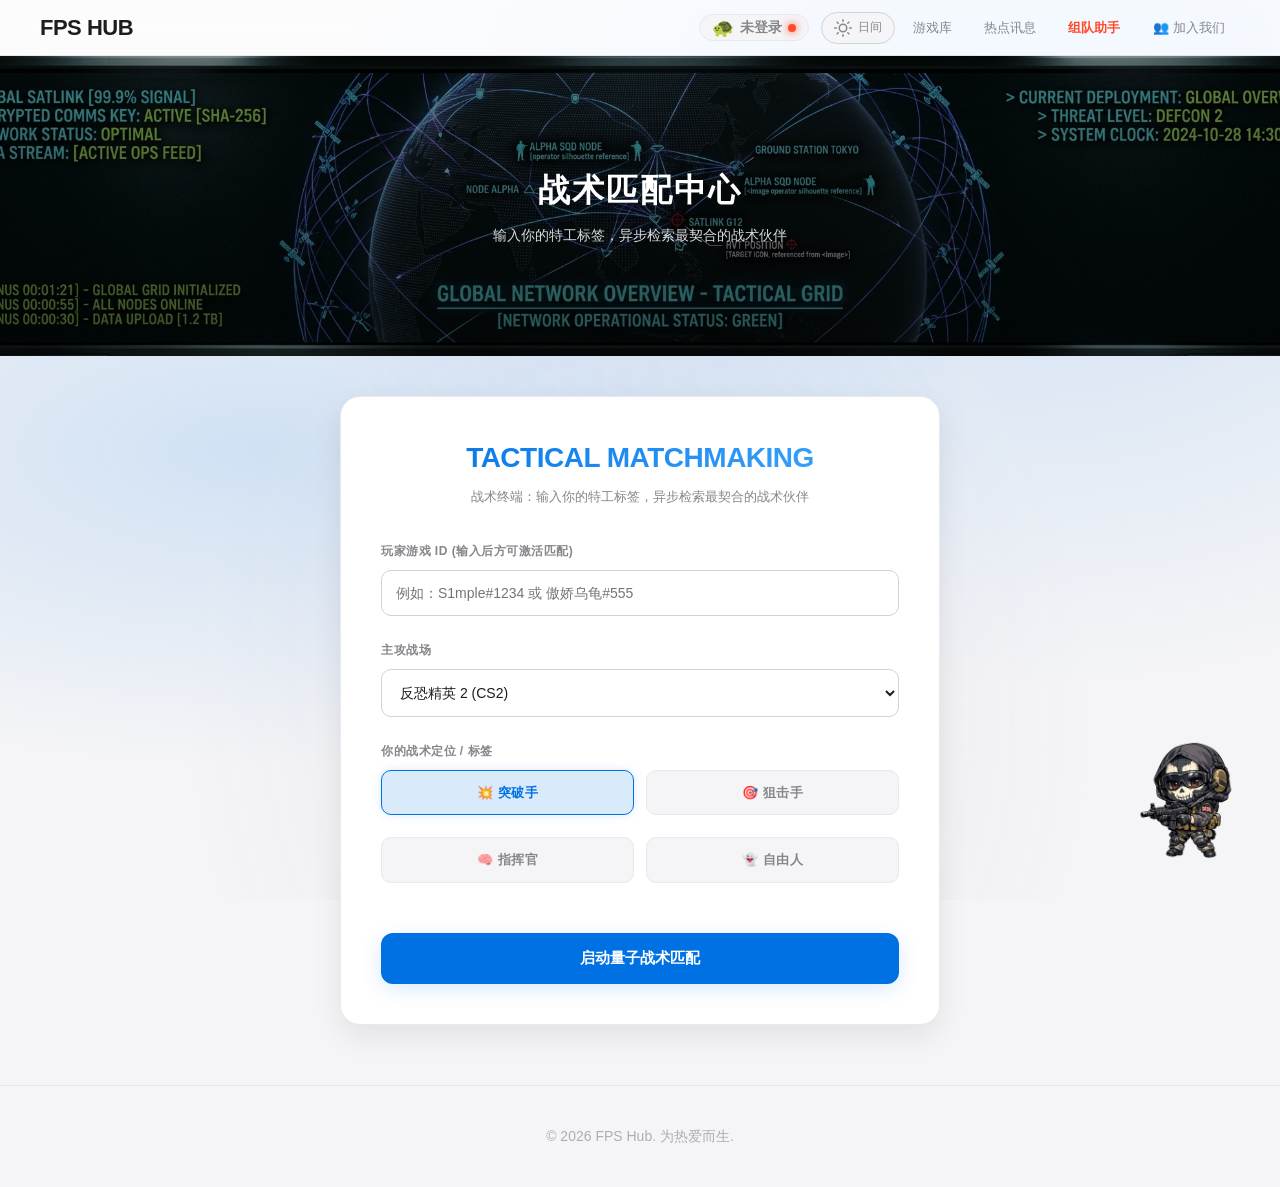
<file: match.html>
﻿<!DOCTYPE html>
<html lang="zh-CN">
<head>
  <!-- Prevent FOUC: set theme before first paint -->
  <script>
    (function(){
      var t = localStorage.getItem('fpshub-theme');
      if (t) document.documentElement.setAttribute('data-theme', t);
    })();
  </script>

    <meta charset="UTF-8">
    <link rel="icon" type="image/jpeg" href="./assets/images/favicon.jpg">
    <meta name="viewport" content="width=device-width, initial-scale=1.0">
    <title>组队助手 | FPS Hub</title>
    <link rel="stylesheet" href="./assets/css/style.css">
    <link rel="stylesheet" href="./assets/css/match.css">
</head>
<body class="match-page">
    <!-- 🌐 镜像导航栏，完美对齐高度 -->
    <nav class="navbar">
        <div class="logo">
            <a href="index.html" style="color: inherit; text-decoration: none;">FPS HUB</a>
        </div>
        
        <ul class="nav-links">
            <li id="userStatusWidget" style="display: flex; align-items: center; gap: 10px; padding: 5px 10px; background: rgba(255,255,255,0.05); border-radius: 20px;">
                <span id="widgetAvatar" style="font-size: 18px; line-height: 1;">🐢</span>
                <span id="widgetUsername" style="color: #ccc; font-size: 14px; font-weight: bold;">未登录</span>
                <span id="widgetDot" style="width: 8px; height: 8px; background-color: #ff4b2b; border-radius: 50%; display: inline-block; box-shadow: 0 0 8px #ff4b2b;"></span>
            </li>
            <li><button id="themeToggleBtn" class="theme-toggle-btn" onclick="toggleTheme(); return false;" title="切换主题"><span class="toggle-icon"></span><span class="toggle-label">??</span></button></li>

            <li><a href="games.html">游戏库</a></li>
            <li><a href="news.html">热点讯息</a></li>
            <li><a href="match.html" style="color: #ff4b2b; font-weight: bold;">组队助手</a></li>
            
            <li class="nav-join-container">
                <a href="join.html" class="nav-join-btn">👥 加入我们</a>
                <div class="nav-join-submenu">
                    <a href="https://qun.qq.com/universal-share/share?ac=1&authKey=jXjnaJmZs3zAfgapzyHPp2ZwPc4QVpMNlYr9Yfo%2BTB949tJ5hzfJ44ekNzn6M8ta&busi_data=eyJncm91cENvZGUiOiI3MDMzOTYwMDYiLCJ0b2tlbiI6IjlsbFM5RTBqVzRQOWlpcWo5WTJKZWQyQnJJNkxzL1hSN0FnbUQyYXUrUEw5eThXWmM2a3VFT09YQXBnSmYzNUQiLCJ1aW4iOiIzNjYxNjg2NTkifQ%3D%3D&data=ZD-B5qIyFcmCADhrLnzD6G_YA5h3e3gyh0UAQoWv2PFkTdUh4Z1ByCwwE3GEmBjM2tm8iiduB4C0uLNukjzBGw&svctype=4&tempid=h5_group_info" target="_blank" class="submenu-item qq-item">
                        <span class="item-icon">💬</span> QQ 交流主群
                    </a>
                    <a href="https://t.me/fps_hub1001" target="_blank" class="submenu-item tg-item">
                        <span class="item-icon">✈️</span> Telegram 频道
                    </a>
                    <a href="https://discord.gg/Z62Keahzv" target="_blank" class="submenu-item discord-item">
                        <span class="item-icon">🎮</span> Discord 社区
                    </a>
                    <a href="#" target="_blank" class="submenu-item kook-item">
                        <span class="item-icon">🎙️</span> KOOK（未开放
                    </a>
                </div>
            </li>
        </ul>
    </nav>

    <div class="page-header" style="background-image: url('./assets/images/match-header-bg.png');">
        <h1>战术匹配中心</h1>
        <p>输入你的特工标签，异步检索最契合的战术伙伴</p>
    </div>

    <!-- 🎯 匹配控制中心 -->
    <div class="match-wrapper">
        <div class="match-panel">
            <div class="panel-header">
                <h2>TACTICAL MATCHMAKING</h2>
                <p>战术终端：输入你的特工标签，异步检索最契合的战术伙伴</p>
            </div>

            <form id="matchForm" onsubmit="return false;">
                <!-- 玩家ID输入 -->
                <div class="form-group">
                    <label>玩家游戏 ID (输入后方可激活匹配)</label>
                    <input type="text" id="playerGameId" placeholder="例如：S1mple#1234 或 傲娇乌龟#555" required>
                </div>

                <!-- 游戏阵地选择 -->
                <div class="form-group">
                    <label>主攻战场</label>
                    <select id="targetGame">
                        <option value="">正在加载战场数据...</option>
                        </select>
                </div>

                <!-- 个人战术标签选择 -->
                <div class="form-group">
                    <label>你的战术定位 / 标签</label>
                    <div class="tag-selector">
                        <label class="tag-checkbox"><input type="radio" name="playerTag" value="突破手" checked><span>💥 突破手</span></label>
                        <label class="tag-checkbox"><input type="radio" name="playerTag" value="狙击手"><span>🎯 狙击手</span></label>
                        <label class="tag-checkbox"><input type="radio" name="playerTag" value="指挥/大脑"><span>🧠 指挥官</span></label>
                        <label class="tag-checkbox"><input type="radio" name="playerTag" value="自由人"><span>👻 自由人</span></label>
                    </div>
                </div>

                <button type="submit" class="start-match-btn" id="startMatchBtn">启动量子战术匹配</button>
            </form>
        </div>
    </div>

    <!-- 🌀 炫酷全屏匹配转圈遮罩 (默认隐藏) -->
    <div class="match-overlay" id="matchOverlay">
        <div class="loading-box">
            <div class="radar-circle"></div>
            <h3 class="loading-status" id="loadingStatusText">正在链接战术卫星...</h3>
            <div class="progress-bar-container">
                <div class="progress-bar-fill" id="progressBarFill"></div>
            </div>
            <button class="cancel-match-btn" id="cancelMatchBtn">✕ 取消匹配</button>
            <p class="loading-sub">正在交叉比对全球硬核 FPS 玩家权重标签...</p>
        </div>
    </div>

    <!-- 🎴 匹配成功弹窗结果 (默认隐藏) -->
    <div class="result-modal" id="resultModal">
        <div class="result-card">
            <div class="success-badge">MATCH SUCCESSFUL</div>
            <h3>为您寻获最佳战术拍档！</h3>
            
            <div class="teammate-profile">
                <div class="teammate-avatar" id="resAvatar">👤</div>
                <div class="teammate-info">
                    <h4 id="resId">玩家ID加载中...</h4>
                    <p>推荐战场：<span id="resGame" style="color: #ff4b2b;">-</span></p>
                    <p>核心标签：<span class="res-tag" id="resTag">-</span></p>
                </div>
            </div>

            <div class="match-stats">
                <div class="stat-item"><h5>胜率比对</h5><p id="resWinRate">0%</p></div>
                <div class="stat-item"><h5>契合度</h5><p style="color: #ff4b2b; font-weight: bold;">98.4%</p></div>
                <div class="stat-item"><h5>当前状态</h5><p style="color: #4caf50;">🟢 候命中</p></div>
            </div>

            <button class="close-result-btn" id="closeResultBtn">注入终端并联系他</button>
        </div>
    </div>

    <footer>
        <p>&copy; 2026 FPS Hub. 为热爱而生.</p>
    </footer>

    <script src="./assets/js/main.js"></script>

    <script src="./assets/js/games-data.js"></script>

    <script src="./assets/js/games.js"></script> 
    
    <script src="./assets/js/match.js"></script>

</body>
</html>
</file>
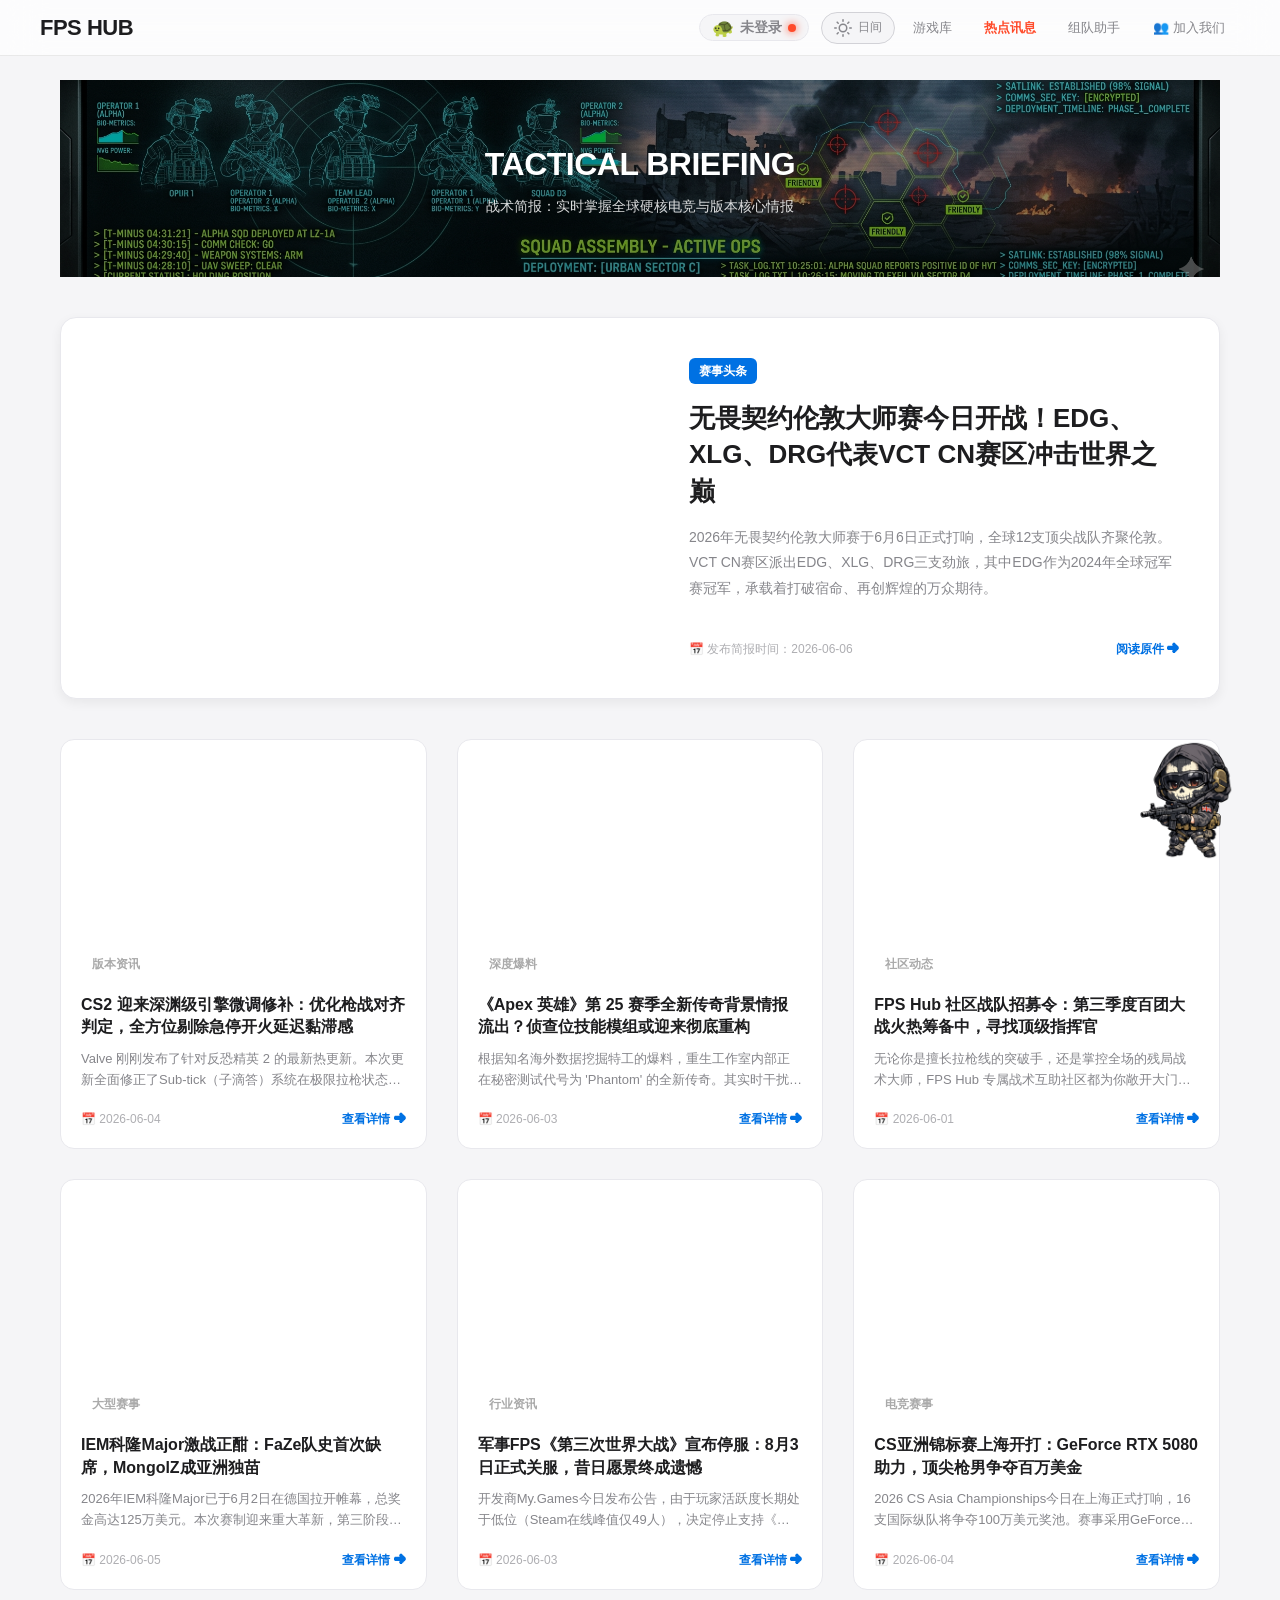
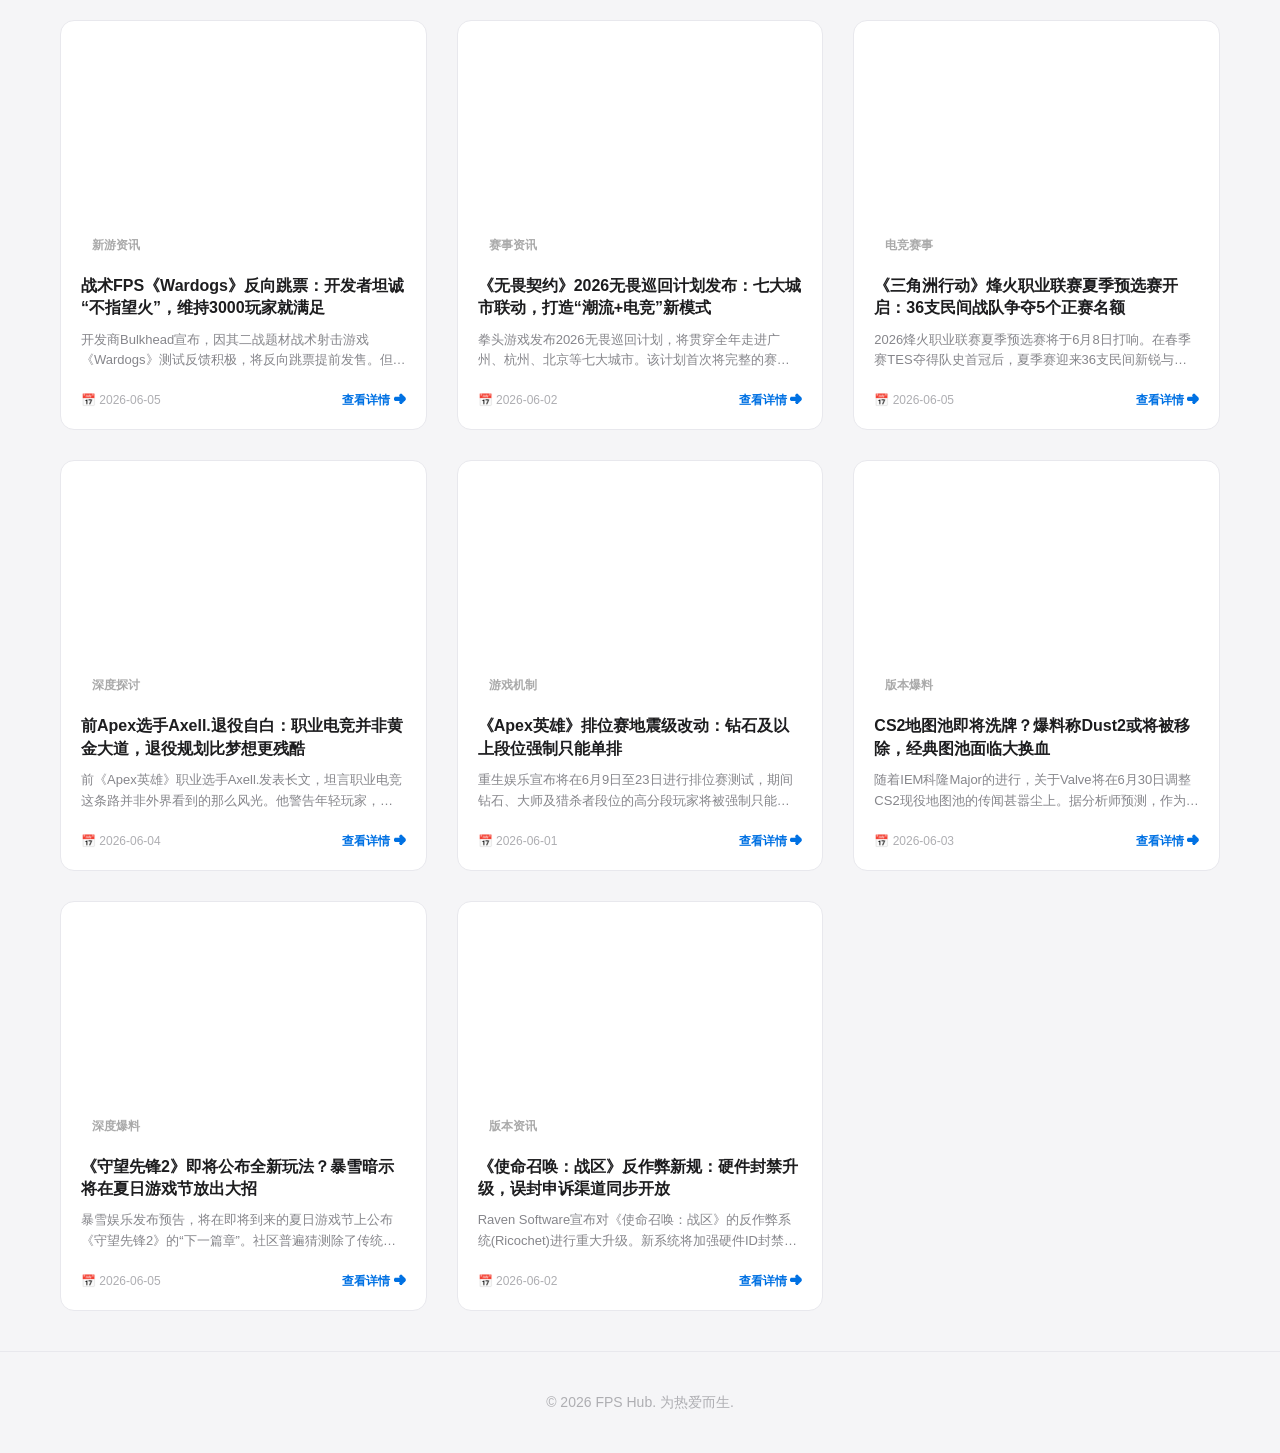
<file: news.html>
﻿<!DOCTYPE html>
<html lang="zh-CN">
<head>
  <!-- Prevent FOUC: set theme before first paint -->
  <script>
    (function(){
      var t = localStorage.getItem('fpshub-theme');
      if (t) document.documentElement.setAttribute('data-theme', t);
    })();
  </script>

    <meta charset="UTF-8">
    <link rel="icon" type="image/jpeg" href="./assets/images/favicon.jpg">
    <meta name="viewport" content="width=device-width, initial-scale=1.0">
    <title>热点讯息 | FPS Hub</title>
    <link rel="stylesheet" href="./assets/css/style.css">
    <link rel="stylesheet" href="./assets/css/news.css">
</head>
<body> 
    <nav class="navbar">
        <div class="logo">
            <a href="index.html" style="color: inherit; text-decoration: none;">FPS HUB</a>
        </div>
        
        <ul class="nav-links">
            <li id="userStatusWidget" style="display: flex; align-items: center; gap: 10px; padding: 5px 10px; background: rgba(255,255,255,0.05); border-radius: 20px;">
                <span id="widgetAvatar" style="font-size: 18px; line-height: 1;">🐢</span>
                <span id="widgetUsername" style="color: #ccc; font-size: 14px; font-weight: bold;">未登录</span>
                <span id="widgetDot" style="width: 8px; height: 8px; background-color: #ff4b2b; border-radius: 50%; display: inline-block; box-shadow: 0 0 8px #ff4b2b;"></span>
            </li>
            <li><button id="themeToggleBtn" class="theme-toggle-btn" onclick="toggleTheme(); return false;" title="切换主题"><span class="toggle-icon"></span><span class="toggle-label">??</span></button></li>

            <li><a href="games.html">游戏库</a></li>
            <li><a href="news.html" style="color: #ff4b2b; font-weight: bold;">热点讯息</a></li>
            <li><a href="match.html">组队助手</a></li>
            
            <li class="nav-join-container">
                <a href="join.html" class="nav-join-btn">👥 加入我们</a>
                <div class="nav-join-submenu">
                    <a href="https://qun.qq.com/universal-share/share?ac=1&authKey=jXjnaJmZs3zAfgapzyHPp2ZsPc4QVpMNlYr9Yfo%2BTB949tJ5hzfJ44ekNzn6M8ta&busi_data=eyJncm91cENvZGUiOiI3MDMzOTYwMDYiLCJ0b2tlbiI6IjlsbFM5RTBqVzRQOWlpcWo5WTJKZWQyQnJJNkxzL1hSN0FnbUQyYXUrUEw5eThXWmM2a3VFT09YQXBnSmYzNUQiLCJ1aW4iOiIzNjYxNjg2NTkifQ%3D%3D&data=ZD-B5qIyFcmCADhrLnzD6G_YA5h3e3gyh0UAQoWv2PFkTdUh4Z1ByCwwE3GEmBjM2tm8iiduB4C0uLNukjzBGw&svctype=4&tempid=h5_group_info" target="_blank" class="submenu-item qq-item">
                        <span class="item-icon">💬</span> QQ 交流主群
                    </a>
                    <a href="https://t.me/fps_hub1001" target="_blank" class="submenu-item tg-item">
                        <span class="item-icon">✈️</span> Telegram 频道
                    </a>
                    <a href="https://discord.gg/Z62Keahzv" target="_blank" class="submenu-item discord-item">
                        <span class="item-icon">🎮</span> Discord 社区
                    </a>
                    <a href="#" target="_blank" class="submenu-item kook-item">
                        <span class="item-icon">🎙️</span> KOOK（未开放
                    </a>
                </div>
            </li>
        </ul>
    </nav>

    <div class="news-container">
        <div class="news-header" style="background: linear-gradient(rgba(0,0,0,0.35),rgba(0,0,0,0.45)), url('./assets/images/news-header-bg.png'); background-size: cover; background-position: center; padding: 60px 20px; margin-top: 0; border-radius: 0; margin-bottom: 40px;">
            <h2>TACTICAL BRIEFING</h2>
            <p>战术简报：实时掌握全球硬核电竞与版本核心情报</p>
        </div>

        <!-- 🦴 骨架屏：数据加载前展示 -->
        <div id="newsSkeleton">
            <div class="skeleton-featured">
                <div class="skeleton-img"></div>
                <div class="skeleton-text"><div class="skeleton-line w-80"></div><div class="skeleton-line w-60"></div><div class="skeleton-line w-40"></div></div>
            </div>
            <div class="skeleton-grid">
                <div class="skeleton-card"><div class="skeleton-img"></div><div class="skeleton-line w-90"></div><div class="skeleton-line w-50"></div></div>
                <div class="skeleton-card"><div class="skeleton-img"></div><div class="skeleton-line w-90"></div><div class="skeleton-line w-50"></div></div>
                <div class="skeleton-card"><div class="skeleton-img"></div><div class="skeleton-line w-90"></div><div class="skeleton-line w-50"></div></div>
            </div>
        </div>
        <div id="featuredNewsContainer"></div>

        <div class="news-grid" id="regularNewsGrid"></div>
    </div>

    <footer>
        <p>&copy; 2026 FPS Hub. 为热爱而生.</p>
    </footer>

    <script src="./assets/js/main.js"></script>
    <script src="./assets/js/news.js"></script>
</body>
</html>
</file>
<file: assets/css/style.css>
﻿/* ==========================================================
   FPS Hub ? Apple-inspired Design System
   Light / Dark theme via CSS custom properties
   ========================================================== */

/* ---------- CSS Variables (Light Mode Default) ---------- */
:root {
    --bg-primary: #f5f5f7;
    --bg-secondary: #ffffff;
    --bg-tertiary: #e8e8ed;
    --bg-card: #ffffff;
    --text-primary: #1d1d1f;
    --text-secondary: #86868b;
    --text-tertiary: #aeaeb2;
    --accent: #0071e3;
    --accent-hover: #0077ed;
    --border: #d2d2d7;
    --border-light: #e8e8ed;
    --shadow-sm: 0 1px 3px rgba(0,0,0,0.04);
    --shadow-md: 0 4px 12px rgba(0,0,0,0.06);
    --shadow-lg: 0 12px 30px rgba(0,0,0,0.08);
    --navbar-bg: rgba(255,255,255,0.72);
    --navbar-border: rgba(0,0,0,0.08);
    --card-border: #e8e8ed;
    --hero-overlay: rgba(0,0,0,0.3);
    --footer-bg: #f5f5f7;
    --input-bg: #ffffff;
    --input-border: #d2d2d7;
    --input-text: #1d1d1f;
    --gradient-accent: linear-gradient(135deg, #0071e3, #40a9ff);
    --navbar-blur: saturate(180%) blur(20px);
    --accent-glow: rgba(0,113,227,0.15);
    --success: #34c759;
    --tag-bg: #f5f5f7;
    --tag-border: #e8e8ed;
    --tag-color: #86868b;
    --card-hover-border: #0071e3;
    --overlay-bg: rgba(0,0,0,0.4);
    --hero-bg: linear-gradient(rgba(0,0,0,0.3),rgba(0,0,0,0.3));
    --toast-bg: #34c759;
    --muted-overlay: rgba(0,0,0,0.02);
}

[data-theme="dark"] {
    --bg-primary: #000000;
    --bg-secondary: #1c1c1e;
    --bg-tertiary: #2c2c2e;
    --bg-card: #1c1c1e;
    --text-primary: #f5f5f7;
    --text-secondary: #98989d;
    --text-tertiary: #6e6e73;
    --accent: #2997ff;
    --accent-hover: #40a9ff;
    --border: #424245;
    --border-light: #38383a;
    --shadow-sm: 0 1px 3px rgba(0,0,0,0.3);
    --shadow-md: 0 4px 12px rgba(0,0,0,0.4);
    --shadow-lg: 0 12px 30px rgba(0,0,0,0.5);
    --navbar-bg: rgba(0,0,0,0.72);
    --navbar-border: rgba(255,255,255,0.08);
    --card-border: #38383a;
    --hero-overlay: rgba(0,0,0,0.5);
    --footer-bg: #1c1c1e;
    --input-bg: #2c2c2e;
    --input-border: #424245;
    --input-text: #f5f5f7;
    --gradient-accent: linear-gradient(135deg, #2997ff, #5ac8fa);
    --accent-glow: rgba(41,151,255,0.2);
    --success: #30d158;
    --tag-bg: #2c2c2e;
    --tag-border: #424245;
    --tag-color: #98989d;
    --card-hover-border: #2997ff;
    --overlay-bg: rgba(0,0,0,0.6);
    --hero-bg: linear-gradient(rgba(0,0,0,0.5),rgba(0,0,0,0.5));
    --toast-bg: #30d158;
    --muted-overlay: rgba(255,255,255,0.02);
}

/* Smooth Theme Transition */
*, *::before, *::after {
    transition: background-color 0.3s ease, color 0.3s ease, border-color 0.3s ease, box-shadow 0.3s ease;
}

* { margin: 0; padding: 0; box-sizing: border-box; }

body {
    font-family: -apple-system, BlinkMacSystemFont, "Segoe UI", Roboto, sans-serif;
    background-color: var(--bg-primary);
    color: var(--text-primary);
    -webkit-font-smoothing: antialiased;
    line-height: 1.5;
}

/* ---------- Navbar ---------- */
.navbar {
    display: flex; justify-content: space-between; align-items: center;
    padding: 0 40px; height: 56px;
    background: var(--navbar-bg);
    -webkit-backdrop-filter: var(--navbar-blur); backdrop-filter: var(--navbar-blur);
    border-bottom: 1px solid var(--navbar-border);
    position: fixed; top: 0; left: 0; width: 100%; z-index: 10000;
}
.logo { font-size: 22px; font-weight: 700; color: var(--text-primary); letter-spacing: -0.5px; }
.logo a { color: inherit !important; text-decoration: none !important; }
.nav-links { list-style: none; display: flex; align-items: center; gap: 4px; height: 100%; }
.nav-links li { margin: 0 !important; padding: 0 !important; height: 100%; display: flex; align-items: center; }
.nav-links > li > a {
    text-decoration: none; color: var(--text-secondary); font-size: 13px; font-weight: 500;
    padding: 6px 14px; border-radius: 6px; transition: all 0.2s ease;
}
.nav-links > li > a:hover { color: var(--accent); background: var(--accent-glow); }
.nav-links a.active-link { color: var(--accent); font-weight: 600; }

/* Theme Toggle */
.theme-toggle-btn {
    background: var(--tag-bg); border: 1px solid var(--border); border-radius: 20px;
    padding: 5px 12px; cursor: pointer; font-size: 15px; color: var(--text-secondary);
    display: flex; align-items: center; gap: 6px; transition: all 0.2s ease;
    margin-left: 8px; height: 32px;
}
.theme-toggle-btn:hover { border-color: var(--accent); color: var(--accent); box-shadow: 0 0 8px var(--accent-glow); }
.theme-toggle-btn .toggle-icon { display: inline-block; line-height: 1; }
.theme-toggle-btn .toggle-label { font-size: 12px; font-weight: 500; }

/* ---- Theme toggle icons: CSS-drawn moon/sun (no emoji dependency) ---- */
.theme-toggle-btn .toggle-icon {
    display: inline-block;
    width: 18px;
    height: 18px;
    line-height: 1;
    vertical-align: middle;
    position: relative;
}

.theme-toggle-btn .toggle-icon::before {
    content: "";
    display: block;
    width: 100%;
    height: 100%;
    background-color: currentColor;
    mask-size: contain;
    mask-repeat: no-repeat;
    mask-position: center;
    -webkit-mask-size: contain;
    -webkit-mask-repeat: no-repeat;
    -webkit-mask-position: center;
    transition: mask-image 0.15s ease;
}

/* Dark mode: show moon (current state = dark) */
[data-theme="dark"] .toggle-icon::before {
    mask-image: url("data:image/svg+xml,%3Csvg xmlns='http://www.w3.org/2000/svg' width='24' height='24' viewBox='0 0 24 24' fill='none' stroke='white' stroke-width='2' stroke-linecap='round' stroke-linejoin='round'%3E%3Cpath d='M21 12.79A9 9 0 1 1 11.21 3 7 7 0 0 0 21 12.79z'/%3E%3C/svg%3E");
    -webkit-mask-image: url("data:image/svg+xml,%3Csvg xmlns='http://www.w3.org/2000/svg' width='24' height='24' viewBox='0 0 24 24' fill='none' stroke='white' stroke-width='2' stroke-linecap='round' stroke-linejoin='round'%3E%3Cpath d='M21 12.79A9 9 0 1 1 11.21 3 7 7 0 0 0 21 12.79z'/%3E%3C/svg%3E");
}

/* Light mode (default): show sun (current state = light) */
[data-theme="light"] .toggle-icon::before,
:root:not([data-theme="dark"]) .toggle-icon::before {
    mask-image: url("data:image/svg+xml,%3Csvg xmlns='http://www.w3.org/2000/svg' width='24' height='24' viewBox='0 0 24 24' fill='none' stroke='white' stroke-width='2' stroke-linecap='round' stroke-linejoin='round'%3E%3Ccircle cx='12' cy='12' r='5'/%3E%3Cline x1='12' y1='1' x2='12' y2='3'/%3E%3Cline x1='12' y1='21' x2='12' y2='23'/%3E%3Cline x1='4.22' y1='4.22' x2='5.64' y2='5.64'/%3E%3Cline x1='18.36' y1='18.36' x2='19.78' y2='19.78'/%3E%3Cline x1='1' y1='12' x2='3' y2='12'/%3E%3Cline x1='21' y1='12' x2='23' y2='12'/%3E%3Cline x1='4.22' y1='19.78' x2='5.64' y2='18.36'/%3E%3Cline x1='18.36' y1='5.64' x2='19.78' y2='4.22'/%3E%3C/svg%3E");
    -webkit-mask-image: url("data:image/svg+xml,%3Csvg xmlns='http://www.w3.org/2000/svg' width='24' height='24' viewBox='0 0 24 24' fill='none' stroke='white' stroke-width='2' stroke-linecap='round' stroke-linejoin='round'%3E%3Ccircle cx='12' cy='12' r='5'/%3E%3Cline x1='12' y1='1' x2='12' y2='3'/%3E%3Cline x1='12' y1='21' x2='12' y2='23'/%3E%3Cline x1='4.22' y1='4.22' x2='5.64' y2='5.64'/%3E%3Cline x1='18.36' y1='18.36' x2='19.78' y2='19.78'/%3E%3Cline x1='1' y1='12' x2='3' y2='12'/%3E%3Cline x1='21' y1='12' x2='23' y2='12'/%3E%3Cline x1='4.22' y1='19.78' x2='5.64' y2='18.36'/%3E%3Cline x1='18.36' y1='5.64' x2='19.78' y2='4.22'/%3E%3C/svg%3E");
}


/* User Widget */
#userStatusWidget {
    display: flex !important; align-items: center !important; gap: 6px !important;
    padding: 2px 12px !important; background: var(--tag-bg) !important;
    border-radius: 20px !important; border: 1px solid var(--tag-border);
    cursor: pointer !important; transition: all 0.2s ease !important; font-size: 13px;
    height: auto !important; min-height: 0 !important;
}
#userStatusWidget:hover { border-color: var(--accent); }

/* Hero */
.hero {
    height: 60vh; padding-top: 56px;
    background: var(--hero-bg), url('../images/hero-bg.png');
    background-size: cover; background-position: center;
    background-color: #0a0a0f;
    display: flex; align-items: center; justify-content: center; text-align: center;
}
.hero-content h1 { font-size: 48px; font-weight: 700; letter-spacing: -1px; color: #fff; text-shadow: 0 2px 20px rgba(0,0,0,0.3); }
.hero-content p { font-size: 18px; color: rgba(255,255,255,0.7); max-width: 600px; margin: 16px auto 0; line-height: 1.6; }

/* Buttons */
.btn {
    display: inline-block; margin-top: 24px; padding: 14px 32px;
    background: var(--accent); color: #fff; text-decoration: none;
    border-radius: 980px; font-weight: 600; font-size: 15px; transition: all 0.2s ease;
}
.btn:hover { background: var(--accent-hover); transform: scale(1.02); }
.btn-browse {
    background: #fff;
    color: #1d1d1f;
    margin-left: 10px;
}
.btn-browse:hover {
    background: #e8e8ed;
}


/* Game Section */
.games { padding: 80px 20px; text-align: center; background: var(--bg-secondary); }
.games > h2 { font-size: 32px; font-weight: 700; letter-spacing: -0.5px; margin-bottom: 48px; color: var(--text-primary); }
.game-grid { display: flex; gap: 20px; justify-content: center; flex-wrap: wrap; margin-bottom: 40px; }
.game-card { background: var(--bg-card); padding: 30px; border-radius: 12px; border: 1px solid var(--card-border); transition: all 0.3s ease; }
.game-card:hover { transform: translateY(-8px); box-shadow: var(--shadow-lg); border-color: var(--card-hover-border); }

.home-game-card {
    cursor: pointer;
    border-radius: 16px;
    width: 315px;
    min-height: 180px;
    box-sizing: border-box;
    padding: 30px 20px;
    text-align: center;
    margin: 0;
    background: var(--bg-card);
    border: 1px solid var(--card-border);
    max-width: 315px !important;
    min-width: 280px !important;
    transition: transform 0.3s cubic-bezier(0.34,1.56,0.64,1), box-shadow 0.3s ease, border-color 0.3s ease;
}
.home-game-card:hover {
    transform: translateY(-8px);
    border-color: var(--accent);
    box-shadow: var(--shadow-lg), 0 0 20px var(--accent-glow);
}
.home-game-card .game-card-icon {
    display: block;
    font-size: 36px;
    margin-bottom: 12px;
    transition: transform 0.3s cubic-bezier(0.34,1.56,0.64,1);
}
.home-game-card:hover .game-card-icon {
    transform: rotate(8deg) scale(1.1);
}
.home-game-card h3 {
    margin: 0 0 10px 0;
    font-size: 20px;
    color: var(--text-primary);
}
.home-game-card .game-card-tag {
    display: inline-block;
    padding: 3px 10px;
    background: var(--accent);
    color: #fff;
    border-radius: 20px;
    font-size: 11px;
    font-weight: 600;
    letter-spacing: 0.5px;
    margin-bottom: 14px;
}
.home-game-card p {
    font-size: 14px;
    line-height: 1.6;
    color: var(--text-secondary);
    margin: 0;
}

.view-more-btn-cyber {
    display: inline-block; padding: 12px 36px;
    border: 1px solid var(--accent); color: var(--accent); text-decoration: none;
    font-size: 14px; font-weight: 600; border-radius: 980px; transition: all 0.3s ease;
}
.view-more-btn-cyber:hover { background: var(--accent); color: #fff !important; box-shadow: 0 0 20px var(--accent-glow); transform: translateY(-2px); }

/* Portal Modal */
.portal-modal {
    position: fixed; top: 0; left: 0; width: 100%; height: 100%;
    background: var(--overlay-bg); backdrop-filter: blur(16px);
    display: none; align-items: center; justify-content: center; z-index: 10005;
}
.portal-box {
    background: var(--bg-secondary); border: 1px solid var(--card-border);
    padding: 45px 50px; border-radius: 16px; text-align: center;
    max-width: 450px; width: 90%; box-shadow: var(--shadow-lg); position: relative;
}
.portal-box h3 { color: var(--text-primary); margin: 0 0 12px; font-size: 24px; font-weight: 700; }
.portal-box > p { color: var(--text-tertiary); font-size: 13px; margin-bottom: 35px; }

.cyber-portal-btn { display: block; padding: 16px; font-size: 15px; font-weight: 600; text-decoration: none; border-radius: 12px; transition: all 0.25s ease; }
.cyber-portal-btn.official { background: var(--accent); color: #fff; }
.cyber-portal-btn.official:hover { background: var(--accent-hover); box-shadow: 0 0 20px var(--accent-glow); transform: translateY(-2px); }
.cyber-portal-btn.forum { background: var(--bg-tertiary); color: var(--accent); border: 1px solid var(--accent); }
.cyber-portal-btn.forum:hover { background: var(--accent-glow); transform: translateY(-2px); }

/* Home sections */
.home-news-section { background: var(--bg-secondary); padding: 90px 20px; border-top: 1px solid var(--border-light); text-align: center; }
.home-news-section h2 { color: var(--text-primary); font-size: 32px; letter-spacing: -0.5px; margin-bottom: 50px; font-weight: 700; }
.home-match-preview { background: var(--bg-secondary); padding: 100px 20px; border-top: 1px solid var(--border-light); text-align: center; }
.home-match-preview h2 { color: var(--text-primary); font-size: 32px; letter-spacing: -0.5px; margin-bottom: 20px; }

.tactical-sandbox { background: var(--bg-secondary); border: 1px solid var(--card-border); padding: 35px; border-radius: 16px; margin-bottom: 50px; box-shadow: var(--shadow-sm); }
.sandbox-btn-cyber {
    padding: 10px 25px;
    background: var(--bg-tertiary);
    border: 1px solid var(--border);
    color: var(--text-secondary);
    font-weight: 600;
    font-size: 14px;
    border-radius: 8px;
    cursor: pointer;
    position: relative;
    transition: all 0.2s ease;
}
.sandbox-btn-cyber:hover {
    background: var(--accent);
    border-color: var(--accent);
    color: #fff;
    box-shadow: 0 0 15px var(--accent-glow);
}
.sandbox-btn-cyber:active {
    transform: scale(0.94);
    transition: transform 0.1s ease;
}
.sandbox-btn-cyber.active {
    background: var(--accent);
    border-color: var(--accent);
    color: #fff;
    box-shadow: 0 0 15px var(--accent-glow);
}
.sandbox-btn-cyber.active::after {
    content: "";
    position: absolute;
    bottom: -4px;
    left: 30%;
    right: 30%;
    height: 3px;
    background: var(--accent);
    border-radius: 2px;
    animation: indicatorSlide 0.4s cubic-bezier(0.34,1.56,0.64,1);
}
.sandbox-btn-cyber:hover, .sandbox-btn-cyber.active { background: var(--accent); border-color: var(--accent); color: #fff; box-shadow: 0 0 15px var(--accent-glow); }
#sandboxQuote { color: var(--accent); font-size: 16px; font-weight: 600; min-height: 24px; letter-spacing: 0.5px; transition: opacity 0.25s ease; }

.giant-cyber-btn {
    display: inline-block;
    padding: 18px 50px;
    background: var(--accent);
    color: #fff;
    font-size: 16px;
    font-weight: 600;
    text-decoration: none;
    border-radius: 980px;
    box-shadow: 0 8px 25px var(--accent-glow);
    animation: ctaPulse 3s ease-in-out infinite;
    transition: transform 0.3s ease;
}
.giant-cyber-btn:hover {
    transform: translateY(-3px) scale(1.02);
    box-shadow: 0 12px 35px var(--accent-glow);
    animation: ctaPulse 1.5s ease-in-out infinite;
}

/* Join Section */
.home-join-wild { background: var(--bg-secondary); padding: 100px 20px; border-top: 1px solid var(--border-light); text-align: center; }

.premium-join-card { background: var(--bg-card); border: 1px solid var(--card-border); padding: 45px 35px; width: 280px; text-decoration: none; display: block; border-radius: 16px; transition: all 0.4s cubic-bezier(0.165,0.84,0.44,1); box-shadow: var(--shadow-sm); }
.premium-join-card .card-icon { font-size: 40px; margin-bottom: 20px; transition: transform 0.3s cubic-bezier(0.34,1.56,0.64,1); }
.premium-join-card h4 { color: var(--text-primary); font-size: 18px; margin: 0 0 12px; }
.premium-join-card p { color: var(--text-secondary); font-size: 13px; line-height: 1.6; margin: 0 0 30px; min-height: 55px; }
.premium-join-card .action-tag { display: inline-block; padding: 8px 20px; background: transparent; border: 1px solid var(--card-border); border-radius: 980px; font-size: 12px; font-weight: 600; letter-spacing: 0.5px; transition: all 0.3s ease; }
.qq-card .action-tag { border: 1px solid rgba(30,144,255,0.4); color: #1e90ff; }
.tg-card .action-tag { border: 1px solid rgba(0,136,204,0.4); color: #0088cc; }
.discord-card .action-tag { border: 1px solid rgba(88,101,242,0.4); color: #5865F2; }
.premium-join-card:hover { transform: translateY(-8px); box-shadow: var(--shadow-lg), 0 0 20px var(--accent-glow); border-color: var(--accent); }

/* ================================================================
   Unified Section Framework (Apple HIG inspired)
   ================================================================ */
.section-block {
    position: relative;
    overflow: hidden;
    padding: 100px 20px;
    min-height: 420px;
    display: flex;
    align-items: center;
    justify-content: center;
}
.section-block::after {
    content: "";
    position: absolute;
    inset: 0;
    background: linear-gradient(180deg, var(--bg-primary) 0%, transparent 15%, transparent 85%, var(--bg-primary) 100%);
    pointer-events: none;
    z-index: 1;
}

/* Decorative background image (ghost layer) */
.section-bg-decor {
    position: absolute;
    inset: 0;
    background-size: cover;
    background-position: center;
    background-repeat: no-repeat;
    opacity: 0.15;
    filter: blur(20px);
    transform: scale(1.05);
    z-index: 0;
    pointer-events: none;
}

/* Content wrapper */
.section-content {
    position: relative;
    z-index: 2;
    max-width: 1200px;
    width: 100%;
}

/* Apple-style heading */
.section-heading {
    font-size: 2rem;
    font-weight: 700;
    letter-spacing: -0.02em;
    color: var(--text-primary);
    text-align: center;
    margin: 0 0 20px 0;
}

/* Apple-style body copy */
.section-desc {
    font-size: 0.95rem;
    font-weight: 400;
    line-height: 1.8;
    color: var(--text-secondary);
    text-align: center;
    max-width: 680px;
    margin: 0 auto 50px auto;
}

/* ---- Stats Row (community intro) ---- */
.stats-row {
    display: flex;
    gap: 60px;
    justify-content: center;
    flex-wrap: wrap;
    margin-top: 20px;
}
.stat-item {
    text-align: center;
    cursor: default;
    transition: transform 0.3s cubic-bezier(0.34, 1.56, 0.64, 1);
}
.stat-item:hover {
    transform: scale(1.05);
}
.stat-number {
    display: block;
    font-size: 3rem;
    font-weight: 700;
    color: var(--accent);
    letter-spacing: -0.03em;
    line-height: 1.1;
    position: relative;
}
.stat-number::after {
    content: "";
    display: block;
    width: 0;
    height: 2px;
    background: var(--accent-glow);
    margin: 6px auto 0;
    transition: width 0.4s ease;
}
.stat-item:hover .stat-number::after {
    width: 60%;
}
.stat-label {
    display: block;
    font-size: 0.85rem;
    color: var(--text-tertiary);
    letter-spacing: 0.05em;
    margin-top: 4px;
}

/* ---- Section border-top accent ---- */
.section-block + .section-block {
    border-top: 1px solid var(--border-light);
}

.qq-card:hover { border-color: #1e90ff; }
.tg-card:hover { border-color: #0088cc; }
.discord-card:hover { border-color: #5865F2; }
.qq-card:hover .action-tag { background: #1e90ff; color: #fff !important; }
.tg-card:hover .action-tag { background: #0088cc; color: #fff !important; }
.discord-card:hover .action-tag { background: #5865F2; color: #fff !important; }

/* Login Modal */
.modal-overlay { position: fixed; top: 0; left: 0; width: 100%; height: 100%; background: var(--overlay-bg); backdrop-filter: blur(16px); display: flex; align-items: center; justify-content: center; z-index: 1000; opacity: 0; pointer-events: none; transition: opacity 0.3s ease; }
.modal-overlay.active { opacity: 1; pointer-events: auto; }
.login-box { background: var(--bg-secondary); padding: 40px; border-radius: 16px; width: 100%; max-width: 400px; border: 1px solid var(--card-border); box-shadow: var(--shadow-lg); position: relative; }
.close-btn { position: absolute; top: 15px; right: 20px; font-size: 24px; color: var(--text-tertiary); cursor: pointer; transition: color 0.2s; }
.close-btn:hover { color: var(--accent); }
.login-box h2 { margin-bottom: 25px; color: var(--text-primary); font-weight: 700; }
.input-group { margin-bottom: 20px; text-align: left; }
.input-group label { display: block; margin-bottom: 8px; font-size: 13px; font-weight: 600; color: var(--text-secondary); }
.input-group input { width: 100%; padding: 12px; background: var(--input-bg); border: 1px solid var(--input-border); border-radius: 8px; color: var(--input-text); outline: none; font-size: 14px; }
.input-group input:focus { border-color: var(--accent); box-shadow: 0 0 0 3px var(--accent-glow); }
.form-links { display: flex; justify-content: space-between; margin-bottom: 20px; font-size: 13px; }
.form-links a { color: var(--accent); text-decoration: none; }
.form-links a:hover { text-decoration: underline; }
.submit-btn { width: 100%; padding: 12px; background: var(--accent); color: white; border: none; border-radius: 8px; font-weight: 600; font-size: 15px; cursor: pointer; transition: all 0.2s ease; }
.submit-btn:hover:not(:disabled) { background: var(--accent-hover); transform: translateY(-1px); }

/* Captcha */
.captcha-container { margin-bottom: 20px; background: var(--input-bg); padding: 10px; border-radius: 8px; border: 1px solid var(--input-border); }
.captcha-track { height: 40px; background: var(--bg-tertiary); border-radius: 20px; position: relative; display: flex; align-items: center; justify-content: center; color: var(--text-tertiary); font-size: 13px; user-select: none; }
.captcha-slider { width: 40px; height: 40px; background: var(--accent); border-radius: 50%; position: absolute; left: 0; top: 0; cursor: grab; display: flex; align-items: center; justify-content: center; color: white; font-weight: bold; touch-action: none; }
.captcha-slider:active { cursor: grabbing; }
.captcha-track.success { background: var(--success); color: #fff; }
.captcha-track.success .captcha-slider { background: var(--success); cursor: not-allowed; }

/* Filter Panel */
.filter-panel { margin-top: 30px; padding: 20px 50px; text-align: center; }
.search-container { position: relative; max-width: 500px; margin: 0 auto 25px; }
.search-container input { width: 100%; padding: 14px 45px 14px 20px; background: var(--input-bg); border: 2px solid var(--input-border); border-radius: 30px; color: var(--input-text); font-size: 16px; outline: none; transition: 0.3s; }
.search-container input:focus { border-color: var(--accent); }
.clear-search { position: absolute; right: 20px; top: 50%; transform: translateY(-50%); font-size: 22px; color: var(--text-tertiary); cursor: pointer; display: none; }
.clear-search:hover { color: var(--text-primary); }
.main-tags, .sub-tags { margin-bottom: 15px; display: flex; justify-content: center; gap: 8px; flex-wrap: wrap; }
.tag-btn { padding: 8px 20px; background: var(--tag-bg); border: 1px solid var(--tag-border); color: var(--tag-color); border-radius: 980px; cursor: pointer; font-size: 13px; font-weight: 500; transition: all 0.2s ease; }
.tag-btn:hover, .tag-btn.active { background: var(--accent); border-color: var(--accent); color: #fff; }
.sub-tags .tag-btn { font-size: 12px; padding: 6px 16px; }

/* Games Library */
.games-library { padding: 0 50px 50px; }
.library-grid { display: grid; grid-template-columns: repeat(auto-fit, minmax(340px, 1fr)); gap: 25px; }

.game-big-card {
    position: relative; overflow: hidden; background: var(--bg-card); border-radius: 14px; padding: 20px;
    border: 1px solid var(--card-border); display: flex; flex-direction: column;
    justify-content: space-between; height: 230px; box-shadow: var(--shadow-sm);
    transition: all 0.3s cubic-bezier(0.25,0.8,0.25,1);
}
.game-big-card:hover { transform: translateY(-8px); border-color: var(--card-hover-border); box-shadow: var(--shadow-lg); }
.game-big-card.starred { border-color: #ffd700; box-shadow: 0 4px 15px rgba(255,215,0,0.15); }
.game-big-card.starred:hover { box-shadow: var(--shadow-lg); }
.game-big-card.starred .star-icon { color: #ffd700 !important; }

.official-delay-overlay { position: absolute; top: 0; left: 0; width: 100%; height: 100%; background: var(--overlay-bg); backdrop-filter: blur(8px); border-radius: inherit; display: flex; align-items: center; justify-content: center; opacity: 0; pointer-events: none; z-index: 5; transition: opacity 0.2s linear; }

.card-main-body { display: flex; align-items: flex-start; gap: 16px; }
.game-img-wrapper { width: 85px; height: 85px; border-radius: 10px; overflow: hidden; flex-shrink: 0; background: var(--bg-tertiary); border: 1px solid var(--card-border); }
.game-card-img { width: 100%; height: 100%; object-fit: cover; transition: transform 0.5s cubic-bezier(0.25,0.8,0.25,1); }
.game-big-card:hover .game-card-img { transform: scale(1.08); }
.card-right-info { display: flex; flex-direction: column; gap: 8px; text-align: left; }
.game-card-title { font-size: 18px; font-weight: 700; color: var(--text-primary); line-height: 1.3; }
.game-card-meta { display: flex; flex-direction: column; gap: 5px; }
.meta-dev { font-size: 11px; color: var(--accent); background: var(--accent-glow); padding: 2px 8px; border-radius: 4px; width: max-content; }
.meta-platform { font-size: 11px; color: var(--text-secondary); background: var(--tag-bg); padding: 2px 8px; border-radius: 4px; width: max-content; }
.game-card-desc { font-size: 13px; color: var(--text-secondary); text-align: left; line-height: 1.5; margin-top: 15px; padding-top: 10px; border-top: 1px dashed var(--border-light); display: -webkit-box; -webkit-line-clamp: 2; -webkit-box-orient: vertical; overflow: hidden; }

.forum-button-zone { margin-top: 5px; z-index: 2; }
.forum-button-zone button { white-space: nowrap; padding: 6px 12px; background: var(--tag-bg); border: 1px solid var(--accent); border-radius: 6px; color: var(--accent); font-size: 12px; font-weight: 600; cursor: pointer; transition: all 0.2s ease; }
.forum-button-zone button:hover { background: var(--accent); color: #fff; }

.card-actions { position: absolute; bottom: 15px; right: 15px; z-index: 20; pointer-events: auto; }
.three-dots { font-size: 18px; color: var(--text-tertiary); cursor: pointer; padding: 5px; user-select: none; transition: color 0.2s; }
.three-dots:hover { color: var(--accent); }
.action-menu { position: absolute; bottom: 30px; right: 0; background: var(--bg-secondary); border: 1px solid var(--border); border-radius: 8px; width: 110px; box-shadow: var(--shadow-md); display: none; z-index: 30; overflow: hidden; }
.card-actions:hover .action-menu { display: block; }
.menu-item { padding: 10px 12px; font-size: 12px; color: var(--text-secondary); cursor: pointer; display: flex; align-items: center; gap: 8px; transition: 0.2s; }
.menu-item:hover { background: var(--accent); color: white; }

.no-results { display: none; text-align: center; font-size: 18px; color: var(--text-tertiary); padding: 50px 0; }

/* Toast */
.toast { position: fixed; bottom: 30px; right: 30px; background: var(--toast-bg); color: white; padding: 12px 25px; border-radius: 12px; font-weight: 600; box-shadow: var(--shadow-lg); z-index: 2000; opacity: 0; transform: translateY(20px); transition: all 0.3s ease; pointer-events: none; }
.toast.show { opacity: 1; transform: translateY(0); }

/* Cute Modal */
.cute-modal-mask { position: fixed; top: 0; left: 0; width: 100%; height: 100%; background: var(--overlay-bg); backdrop-filter: blur(8px); display: flex; justify-content: center; align-items: center; z-index: 10000; animation: fadeIn 0.3s ease; }
.cute-modal-box { background: var(--bg-secondary); border: 1px solid var(--card-border); border-radius: 20px; padding: 35px 30px; width: 90%; max-width: 400px; text-align: center; box-shadow: var(--shadow-lg); position: relative; animation: popIn 0.4s cubic-bezier(0.175,0.885,0.32,1.275); }
.cute-modal-avatar { font-size: 45px; margin-bottom: 15px; animation: bounce 2s infinite; }
.cute-modal-box h3 { color: var(--text-primary); font-size: 20px; margin-bottom: 12px; }
.cute-modal-box p { color: var(--text-secondary); font-size: 14px; line-height: 1.6; margin-bottom: 25px; }


/* Register modal form elements (supplement cute-modal rules) */
.cute-modal-close {
    position: absolute; top: 15px; right: 20px; font-size: 24px;
    color: #666; cursor: pointer; transition: color 0.3s;
}
.cute-modal-close:hover { color: #ff4b2b; }
.cute-modal-box form {
    display: flex; flex-direction: column; gap: 15px; text-align: left;
}
.cute-modal-box label {
    font-size: 12px; color: #00adb5; display: block;
    margin-bottom: 5px; font-weight: bold;
}
.cute-modal-box input[type="text"],
.cute-modal-box input[type="email"],
.cute-modal-box input[type="password"] {
    width: 100%; padding: 12px;
    background: var(--input-bg);
    border: 1px solid var(--input-border);
    border-radius: 8px;
    color: var(--input-text);
    outline: none; box-sizing: border-box;
}
.cute-modal-box button[type="submit"] {
    background: linear-gradient(135deg, #00adb5, #00fff2); border: none;
    padding: 14px; border-radius: 8px; color: #000; font-weight: bold;
    cursor: pointer; margin-top: 15px; font-size: 15px; letter-spacing: 1px;
    box-shadow: 0 4px 15px rgba(0, 173, 181, 0.3);
    transition: transform 0.1s;
}
.cute-modal-box button[type="submit"]:active { transform: scale(0.98); }
.cute-modal-footer-text {
    margin-top: 15px; font-size: 12px; color: #666; text-align: center;
}

.cute-modal-btns { display: flex; flex-direction: column; gap: 12px; }
.cute-btn-primary { background: var(--gradient-accent); color: white; border: none; padding: 12px; border-radius: 25px; font-weight: 600; cursor: pointer; transition: 0.2s; font-size: 14px; }
.cute-btn-primary:hover { transform: translateY(-2px); box-shadow: 0 5px 15px var(--accent-glow); }
.cute-btn-secondary { background: transparent; color: var(--text-tertiary); border: 1px solid var(--border); padding: 10px; border-radius: 25px; cursor: pointer; transition: 0.2s; font-size: 13px; }
.cute-btn-secondary:hover { color: var(--text-primary); border-color: var(--text-tertiary); }
.cute-modal-mask.fade-out { opacity: 0; transform: scale(0.9); transition: all 0.3s ease; }

/* Nav Join */
.nav-join-container { position: relative; display: inline-block; padding: 5px 0; z-index: 9999; }
.nav-join-btn { display: inline-block; padding: 6px 12px; color: var(--text-secondary); text-decoration: none; font-size: 13px; font-weight: 500; border: 1px solid transparent; border-radius: 6px; background: transparent; transition: all 0.3s ease; }
.nav-join-container:hover .nav-join-btn { color: var(--accent); background: var(--accent-glow); border-color: var(--accent); }
.nav-join-submenu { position: absolute; top: 100%; left: 50%; transform: translateX(-50%) translateY(-10px); width: 160px; background: var(--bg-secondary); border: 1px solid var(--border); border-radius: 12px; padding: 6px 0; box-shadow: var(--shadow-lg); opacity: 0; pointer-events: none; transition: transform 0.3s ease, opacity 0.3s ease; z-index: 9999; }
.nav-join-container:hover .nav-join-submenu { opacity: 1; pointer-events: auto; transform: translateX(-50%) translateY(0); }
.submenu-item { display: flex; align-items: center; padding: 10px 16px; color: var(--text-secondary); text-decoration: none; font-size: 13px; transition: all 0.2s ease; }
.submenu-item .item-icon { margin-right: 8px; font-size: 14px; }
.submenu-item:hover { color: var(--text-primary); background: var(--muted-overlay); }

/* Footer */
footer { text-align: center; padding: 40px; background: var(--footer-bg); font-size: 14px; color: var(--text-tertiary); border-top: 1px solid var(--border-light); }

/* Home News Card */
.home-news-card { background: var(--bg-card); border: 1px solid var(--card-border); border-radius: 12px; width: 315px; overflow: hidden; cursor: pointer; text-align: left; transition: all 0.3s ease; box-sizing: border-box; }
.home-news-card:hover { border-color: var(--card-hover-border); transform: translateY(-6px); box-shadow: var(--shadow-md); }


/* Nav right group */
.nav-right-group { display: flex; align-items: center; gap: 8px; height: 100%; }

/* Animations */
@keyframes fadeIn { from { opacity: 0; } to { opacity: 1; } }
@keyframes popIn { from { opacity: 0; transform: scale(0.8); } to { opacity: 1; transform: scale(1); } }
@keyframes bounce { 0%, 100% { transform: translateY(0); } 50% { transform: translateY(-8px); } }
@keyframes spin { 0% { transform: rotate(0deg); } 100% { transform: rotate(360deg); } }

/* ===== Page Header (sub-pages) ===== */
.page-header {
    height: 300px;
    margin-top: 56px;
    background-size: cover;
    background-position: center;
    display: flex;
    flex-direction: column;
    align-items: center;
    justify-content: center;
    text-align: center;
    position: relative;
    background-color: #0a0a0f;
}
.page-header::before {
    content: '';
    position: absolute;
    top: 0; left: 0; width: 100%; height: 100%;
    background: linear-gradient(rgba(0,0,0,0.45), rgba(0,0,0,0.65));
    pointer-events: none;
}
.page-header h1 {
    position: relative;
    z-index: 1;
    color: #fff;
    font-size: 32px;
    letter-spacing: 2px;
    font-weight: 700;
    text-shadow: 0 2px 16px rgba(0,0,0,0.4);
}
.page-header p {
    position: relative;
    z-index: 1;
    color: rgba(255,255,255,0.75);
    font-size: 14px;
    margin-top: 10px;
    max-width: 600px;
    line-height: 1.6;
}

/* ===== Responsive page-header ===== */
@media (max-width: 768px) {
    .page-header { height: 220px; }
    .page-header h1 { font-size: 24px; }
    .page-header p { font-size: 12px; }
}

/* ===== Hamburgermenu (mobile) ===== */
.hamburger-toggle {
    display: none;
    flex-direction: column;
    justify-content: center;
    gap: 5px;
    background: none;
    border: none;
    cursor: pointer;
    padding: 8px;
    z-index: 10001;
}
.hamburger-toggle span {
    display: block;
    width: 22px;
    height: 2px;
    background: var(--text-primary);
    border-radius: 2px;
    transition: all 0.3s ease;
}
.hamburger-toggle.active span:nth-child(1) { transform: translateY(7px) rotate(45deg); }
.hamburger-toggle.active span:nth-child(2) { opacity: 0; }
.hamburger-toggle.active span:nth-child(3) { transform: translateY(-7px) rotate(-45deg); }

@media (max-width: 768px) {
    .hamburger-toggle { display: flex; }
    .nav-links {
        position: fixed;
        top: 56px;
        left: 0;
        width: 100%;
        background: var(--navbar-bg);
        backdrop-filter: var(--navbar-blur);
        -webkit-backdrop-filter: var(--navbar-blur);
        flex-direction: column;
        padding: 20px;
        gap: 12px;
        border-bottom: 1px solid var(--navbar-border);
        transform: translateY(-120%);
        transition: transform 0.3s ease;
        z-index: 9999;
        height: auto;
    }
    .nav-links.nav-open { transform: translateY(0); }
    .nav-links li { width: 100%; justify-content: center; }
    .nav-links .nav-join-submenu { display: none; }
    .nav-links.nav-open .nav-join-container:hover .nav-join-submenu,
    .nav-links.nav-open .nav-join-container:active .nav-join-submenu { display: flex; }
}

/* Fix library-grid overflow */
.library-grid {
    grid-template-columns: repeat(auto-fill, minmax(min(340px, 100%), 1fr));
}



/* Tactical terminal dot-grid texture */
.tactical-grid {
    background-image:
        radial-gradient(circle, var(--border-light) 1px, transparent 1px);
    background-size: 24px 24px;
}

/* --- Keyframe animations --- */
@keyframes indicatorSlide {
    from { transform: scaleX(0); }
    to { transform: scaleX(1); }
}
@keyframes ctaPulse {
    0%, 100% { box-shadow: 0 8px 25px var(--accent-glow); }
    50% { box-shadow: 0 8px 40px var(--accent-glow), 0 0 60px var(--accent-glow); }
}
@keyframes quoteFadeIn {
    from { opacity: 0; transform: translateY(4px); }
    to { opacity: 1; transform: translateY(0); }
}

.premium-join-card:hover .card-icon { transform: rotate(6deg) scale(1.1); }

.premium-join-card:hover .action-tag { background: var(--accent); color: #fff; border-color: var(--accent); }


/* ==========================================================
   Homepage section-specific (from index.html inline styles)
   ========================================================== */
.home-news-grid {
    display: flex; gap: 20px; justify-content: center;
    flex-wrap: wrap; margin-bottom: 50px;
}
.home-cta-wrapper {
    text-align: center;
}
.home-tactical-grid {
    background: var(--bg-card); border: 1px solid var(--card-border);
    padding: 35px; border-radius: 12px; margin-bottom: 50px;
    box-shadow: var(--shadow-sm); max-width: 700px;
    margin-left: auto; margin-right: auto;
}
.home-tactical-btns {
    display: flex; justify-content: center; gap: 15px; margin-bottom: 25px;
}
.home-tactical-quote {
    color: #ff4b2b; font-size: 16px; font-weight: bold;
    min-height: 24px; font-family: monospace; letter-spacing: 1px;
    text-shadow: 0 0 10px rgba(255,75,43,0.3);
}
.home-join-icon {
    font-size: 50px; margin-bottom: 15px; display: inline-block;
}
.home-join-subtitle {
    color: var(--text-tertiary); font-size: 14px;
    letter-spacing: 3px; margin-bottom: 60px; text-align: center;
}
.home-join-cards {
    display: flex; gap: 30px; justify-content: center; flex-wrap: wrap;
}
.home-section-desc {
    max-width: 650px; margin-bottom: 45px;
}

/* Portal modal (homepage game portal) */
.portal-modal {
    position: fixed; top: 0; left: 0; width: 100%; height: 100%;
    background: rgba(5,5,6,0.9); backdrop-filter: blur(12px);
    -webkit-backdrop-filter: blur(12px); display: none;
    align-items: center; justify-content: center; z-index: 10005;
}
.portal-modal.active { display: flex; }
.portal-box {
    background: linear-gradient(135deg, #141416 0%, #0e0e10 100%);
    border: 1px solid rgba(255,75,43,0.3); padding: 45px 50px;
    border-radius: 12px; text-align: center; max-width: 450px;
    width: 90%; box-shadow: 0 0 50px rgba(255,75,43,0.15);
    position: relative;
}
.portal-box h3 {
    color: #fff; margin: 0 0 12px 0; font-size: 24px;
    font-weight: bold; letter-spacing: 1px;
}
.portal-box > p {
    color: var(--text-tertiary); font-size: 13px;
    margin-bottom: 35px; letter-spacing: 1px;
}
.portal-links {
    display: flex; flex-direction: column; gap: 20px;
}
.portal-cancel {
    background: transparent; border: none; color: #555;
    margin-top: 15px; cursor: pointer; font-size: 13px;
    text-decoration: underline; transition: color 0.2s;
}
.portal-cancel:hover { color: #ff4b2b; }
</file>
<file: assets/css/join.css>
﻿/* Join page - Apple-inspired theme */
.join-page-wrapper { max-width: 1200px; margin: 80px auto 40px; padding: 0 20px; }
.join-header { text-align: center; margin-bottom: 50px; }
.join-header h2 { font-size: 28px; letter-spacing: -0.5px; color: var(--text-primary); margin-bottom: 10px; display: inline-block; font-weight: 700; position: relative; }
.join-header h2::after { content: ''; position: absolute; bottom: -8px; left: 20%; width: 60%; height: 2px; background: linear-gradient(90deg, transparent, var(--accent), transparent); }
.join-header p { color: var(--text-secondary); font-size: 14px; }

.join-intro-section { text-align: center; max-width: 680px; margin: 0 auto 40px; padding: 0 16px; }
.join-intro-section .join-intro { color: var(--text-secondary); font-size: 14px; line-height: 1.8; }
.social-matrix-grid { display: grid; grid-template-columns: repeat(auto-fit, minmax(260px, 1fr)); gap: 25px; }

.social-card { background: var(--bg-card); border: 1px solid var(--card-border); border-radius: 16px; padding: 24px; position: relative; display: flex; flex-direction: column; justify-content: space-between; overflow: hidden; transition: all 0.3s ease; }
.social-card:hover { transform: translateY(-6px); border-color: var(--card-hover-border); box-shadow: var(--shadow-md); }

.social-badge { position: absolute; top: 12px; right: 12px; font-size: 11px; background: var(--tag-bg); color: var(--text-tertiary); padding: 3px 8px; border-radius: 6px; }
.social-icon { font-size: 32px; margin-bottom: 15px; }
.social-card h3 { color: var(--text-primary); font-size: 18px; margin: 0 0 10px; }
.social-desc { color: var(--text-secondary); font-size: 13px; line-height: 1.6; margin-bottom: 15px; }
.member-count { display: block; font-size: 12px; color: var(--accent); font-weight: 500; margin-bottom: 20px; }

.join-action-btn { width: 100%; padding: 10px; background: transparent; border: 1px solid var(--border); border-radius: 8px; color: var(--text-primary); font-size: 13px; cursor: pointer; transition: all 0.2s ease; }
.social-card:hover .join-action-btn { background: var(--accent); border-color: var(--accent); color: #fff; box-shadow: 0 4px 12px var(--accent-glow); }

/* Light mode: ensure header text visibility */
[data-theme="light"] .join-header { color: #fff; }
[data-theme="light"] .join-header h2 { color: #fff; }
[data-theme="light"] .join-header p { color: rgba(255,255,255,0.85); }
</file>
<file: assets/css/match.css>
/* Match page - redesigned with Apple-inspired theme */
.match-wrapper {
    max-width: 1200px;
    margin: 40px auto 60px auto;
    padding: 0 20px;
    display: flex;
    justify-content: center;
    position: relative;
    z-index: 1;
}

/* Animated gradient background */
body.match-page {
    position: relative;
    min-height: 100vh;
    overflow-x: hidden;
}

body.match-page::before {
    content: '';
    position: fixed;
    top: 0; left: 0; width: 100%; height: 100%;
    background: radial-gradient(ellipse at 20% 50%, var(--accent-glow) 0%, transparent 50%),
                radial-gradient(ellipse at 80% 20%, var(--accent-glow) 0%, transparent 50%),
                radial-gradient(ellipse at 50% 80%, var(--bg-tertiary) 0%, transparent 50%);
    z-index: -1;
    animation: ambientPulse 8s ease-in-out infinite alternate;
}

@keyframes ambientPulse {
    0% { opacity: 0.5; transform: scale(1); }
    100% { opacity: 1; transform: scale(1.05); }
}

.match-panel {
    width: 100%;
    max-width: 600px;
    background: var(--bg-secondary);
    border: 1px solid var(--card-border);
    border-radius: 20px;
    padding: 40px;
    box-shadow: var(--shadow-lg);
    backdrop-filter: blur(20px);
}

.panel-header { text-align: center; margin-bottom: 35px; }
.panel-header h2 {
    font-size: 28px; letter-spacing: -0.5px; margin-bottom: 8px;
    background: var(--gradient-accent);
    -webkit-background-clip: text; -webkit-text-fill-color: transparent;
    background-clip: text;
}
.panel-header p { color: var(--text-secondary); font-size: 13px; }

.form-group { margin-bottom: 25px; }
.form-group label { display: block; font-size: 12px; color: var(--text-secondary); margin-bottom: 10px; font-weight: 600; text-transform: uppercase; letter-spacing: 0.5px; }

.form-group input[type="text"],
.form-group select {
    width: 100%; background: var(--input-bg);
    border: 1px solid var(--input-border); padding: 14px; border-radius: 10px;
    color: var(--input-text); font-size: 14px; box-sizing: border-box;
    transition: all 0.3s ease;
}
.form-group input:focus, .form-group select:focus {
    outline: none; border-color: var(--accent); box-shadow: 0 0 0 3px var(--accent-glow);
}

.tag-selector { display: grid; grid-template-columns: repeat(2, 1fr); gap: 12px; }
.tag-checkbox input { display: none; }
.tag-checkbox span {
    display: block; background: var(--tag-bg); border: 1px solid var(--tag-border);
    padding: 12px; text-align: center; border-radius: 10px; font-size: 13px;
    cursor: pointer; transition: all 0.2s ease; color: var(--text-secondary);
}
.tag-checkbox input:checked + span {
    background: var(--accent-glow); border-color: var(--accent); color: var(--accent);
    font-weight: 600; box-shadow: 0 0 10px var(--accent-glow);
}

.start-match-btn {
    width: 100%; background: var(--accent); color: #fff; border: none;
    padding: 16px; font-size: 15px; font-weight: 600; border-radius: 12px;
    cursor: pointer; margin-top: 15px; transition: all 0.3s ease;
    box-shadow: 0 5px 20px var(--accent-glow);
}
.start-match-btn:hover { background: var(--accent-hover); box-shadow: 0 8px 25px var(--accent-glow); transform: translateY(-2px); }

/* Overlay */
.match-overlay {
    position: fixed; top: 0; left: 0; width: 100%; height: 100%;
    background: var(--overlay-bg); backdrop-filter: blur(20px);
    z-index: 9999; display: flex; align-items: center; justify-content: center;
    opacity: 0; pointer-events: none; transition: opacity 0.4s ease;
}
.match-overlay.active { opacity: 1; pointer-events: auto; }
.loading-box { text-align: center; }

.radar-circle {
    width: 80px; height: 80px;
    border: 3px solid var(--accent-glow);
    border-top: 3px solid var(--accent);
    border-radius: 50%; margin: 0 auto 25px;
    animation: spin 1s linear infinite;
    box-shadow: 0 0 20px var(--accent-glow);
}

.loading-status { font-size: 18px; letter-spacing: 0.5px; margin-bottom: 15px; color: var(--text-primary); }
.progress-bar-container { width: 300px; height: 4px; background: var(--bg-tertiary); border-radius: 2px; margin: 0 auto 15px; overflow: hidden; }
.progress-bar-fill { width: 0%; height: 100%; background: var(--accent); box-shadow: 0 0 10px var(--accent); transition: width 0.1s linear; }
.loading-sub { font-size: 12px; color: var(--text-tertiary); }

/* Result Modal */
.result-modal {
    position: fixed; top: 0; left: 0; width: 100%; height: 100%;
    background: var(--overlay-bg); backdrop-filter: blur(20px);
    z-index: 10000; display: flex; align-items: center; justify-content: center;
    opacity: 0; pointer-events: none; transition: opacity 0.3s ease;
}
.result-modal.active { opacity: 1; pointer-events: auto; }

.result-card {
    background: var(--bg-secondary); border: 1px solid var(--card-border);
    border-radius: 20px; padding: 35px; width: 90%; max-width: 440px;
    text-align: center; position: relative; box-shadow: var(--shadow-lg);
    transform: scale(0.8); transition: transform 0.3s cubic-bezier(0.175,0.885,0.32,1.275);
}
.result-modal.active .result-card { transform: scale(1); }

.success-badge {
    position: absolute; top: -14px; left: 50%; transform: translateX(-50%);
    background: var(--accent); font-size: 11px; font-weight: 700;
    padding: 4px 14px; border-radius: 20px; letter-spacing: 1px;
    box-shadow: 0 0 15px var(--accent-glow); color: #fff;
}
.result-card h3 { font-size: 20px; margin-top: 10px; margin-bottom: 25px; color: var(--text-primary); }

.teammate-profile {
    display: flex; align-items: center;
    background: var(--bg-tertiary); border: 1px solid var(--card-border);
    padding: 20px; border-radius: 12px; text-align: left; margin-bottom: 25px;
}
.teammate-avatar {
    font-size: 36px; background: var(--tag-bg);
    width: 65px; height: 65px; display: flex; align-items: center;
    justify-content: center; border-radius: 50%; margin-right: 20px;
}
.teammate-info h4 { font-size: 16px; margin-bottom: 6px; color: var(--text-primary); }
.teammate-info p { font-size: 12px; color: var(--text-secondary); margin: 3px 0; }
.res-tag { background: var(--tag-bg); padding: 2px 8px; border-radius: 4px; font-size: 11px; color: var(--text-secondary); }

.match-stats { display: grid; grid-template-columns: repeat(3, 1fr); gap: 10px; margin-bottom: 30px; }
.stat-item { background: var(--bg-tertiary); padding: 12px 5px; border-radius: 8px; }
.stat-item h5 { font-size: 11px; color: var(--text-tertiary); margin-bottom: 4px; }
.stat-item p { font-size: 14px; font-weight: 700; color: var(--text-primary); }

.close-result-btn {
    width: 100%; background: transparent; border: 1px solid rgba(255,255,255,0.25);
    color: var(--text-secondary); padding: 12px; font-size: 13px;
    border-radius: 10px; cursor: pointer; transition: all 0.2s ease;
}
.close-result-btn:hover { background: var(--accent-glow); color: var(--accent); border-color: var(--accent); }

[data-theme="light"] .page-header { color: #fff; }
[data-theme="light"] .page-header h1 { color: #fff; }
[data-theme="light"] .page-header p { color: rgba(255,255,255,0.85); }

.cancel-match-btn {
    display: block; margin: 20px auto 0;
    background: transparent; border: 1px solid rgba(255,255,255,0.25);
    color: rgba(255,255,255,0.85); padding: 10px 32px;
    font-size: 13px; border-radius: 10px; cursor: pointer;
    transition: all 0.2s ease;
}
.cancel-match-btn:hover {
    border-color: #ff4b2b; color: #ff4b2b;
    background: rgba(255, 75, 43, 0.08);
}
</file>
<file: assets/css/news.css>
﻿/* News page - Apple-inspired theme */
.news-container { max-width: 1200px; margin: 80px auto 40px; padding: 0 20px; }
.news-header { text-align: center; margin-bottom: 40px; }
.news-header h2 { font-size: 32px; letter-spacing: -0.5px; color: var(--text-primary); margin-bottom: 8px; font-weight: 700; }
.news-header p { color: var(--text-secondary); font-size: 14px; }

.featured-card {
    display: flex; background: var(--bg-secondary); border-radius: 16px;
    overflow: hidden; margin-bottom: 40px;
    border: 1px solid var(--card-border); box-shadow: var(--shadow-md);
    cursor: pointer; transition: all 0.3s cubic-bezier(0.25,0.8,0.25,1);
}
.featured-card:hover { transform: translateY(-4px); border-color: var(--accent); box-shadow: var(--shadow-lg), 0 0 16px var(--accent-glow); }
.featured-img-wrapper { flex: 1.2; min-height: 380px; background-size: cover; background-position: center; position: relative; }
.featured-img-wrapper::after { content: ''; position: absolute; top: 0; left: 0; width: 100%; height: 100%; background: linear-gradient(to right, transparent, var(--bg-secondary)); }
.featured-info { flex: 1; padding: 40px; display: flex; flex-direction: column; justify-content: center; }

.news-tag { align-self: flex-start; background: var(--accent); color: #fff; font-size: 12px; font-weight: 600; padding: 4px 10px; border-radius: 6px; margin-bottom: 16px; }
.featured-info h3 { font-size: 26px; margin-bottom: 16px; line-height: 1.4; color: var(--text-primary); }
.featured-info .news-desc { color: var(--text-secondary); font-size: 14px; line-height: 1.8; margin-bottom: 24px; }

.news-grid { display: grid; grid-template-columns: repeat(auto-fill, minmax(340px, 1fr)); gap: 30px; }

.news-card { background: var(--bg-card); border-radius: 14px; overflow: hidden; border: 1px solid var(--card-border); cursor: pointer; transition: all 0.3s ease; display: flex; flex-direction: column; }
.news-card:hover { transform: translateY(-5px); border-color: var(--accent); box-shadow: var(--shadow-md), 0 0 16px var(--accent-glow); }
.card-img-wrapper { width: 100%; height: 190px; background-size: cover; background-position: center; }
.card-info { padding: 20px; display: flex; flex-direction: column; flex-grow: 1; }
.card-info h4 { font-size: 16px; margin-bottom: 10px; line-height: 1.4; color: var(--text-primary); display: -webkit-box; -webkit-line-clamp: 2; -webkit-box-orient: vertical; overflow: hidden; }
.card-info .news-desc { font-size: 13px; color: var(--text-secondary); line-height: 1.6; margin-bottom: 20px; display: -webkit-box; -webkit-line-clamp: 2; -webkit-box-orient: vertical; overflow: hidden; }
.card-footer { margin-top: auto; display: flex; justify-content: space-between; align-items: center; font-size: 12px; color: var(--text-tertiary); }
.read-more-link { color: var(--accent); font-weight: 600; transition: transform 0.2s ease; }
.news-card:hover .read-more-link { transform: translateX(4px); }

[data-theme="light"] .news-header { color: #fff; }
[data-theme="light"] .news-header h2 { color: #fff; }
[data-theme="light"] .news-header p { color: rgba(255,255,255,0.85); }



/* ==========================================================
   Skeleton loading screen
   ========================================================== */
#newsSkeleton { margin-bottom: 30px; }
.skeleton-featured {
    display: flex; gap: 24px; background: var(--bg-card);
    border: 1px solid var(--card-border); border-radius: 16px;
    padding: 24px; margin-bottom: 24px;
}
.skeleton-featured .skeleton-img {
    width: 260px; height: 180px; border-radius: 10px; flex-shrink: 0;
}
.skeleton-grid {
    display: grid; grid-template-columns: repeat(auto-fill, minmax(300px, 1fr));
    gap: 20px;
}
.skeleton-card {
    background: var(--bg-card); border: 1px solid var(--card-border);
    border-radius: 12px; padding: 0; overflow: hidden;
}
.skeleton-card .skeleton-img {
    width: 100%; height: 160px;
}
.skeleton-img {
    background: linear-gradient(90deg, var(--bg-tertiary) 25%, var(--bg-secondary) 50%, var(--bg-tertiary) 75%);
    background-size: 200% 100%; animation: shimmer 1.5s ease-in-out infinite;
}
.skeleton-text { padding: 16px; display: flex; flex-direction: column; gap: 10px; flex: 1; }
.skeleton-line {
    height: 14px; border-radius: 4px;
    background: linear-gradient(90deg, var(--bg-tertiary) 25%, var(--bg-secondary) 50%, var(--bg-tertiary) 75%);
    background-size: 200% 100%; animation: shimmer 1.5s ease-in-out infinite;
}
.skeleton-line.w-80 { width: 80%; }
.skeleton-line.w-60 { width: 60%; }
.skeleton-line.w-50 { width: 50%; }
.skeleton-line.w-40 { width: 40%; }
.skeleton-line.w-90 { width: 90%; }
@keyframes shimmer {
    0% { background-position: 200% 0; }
    100% { background-position: -200% 0; }
}
</file>
